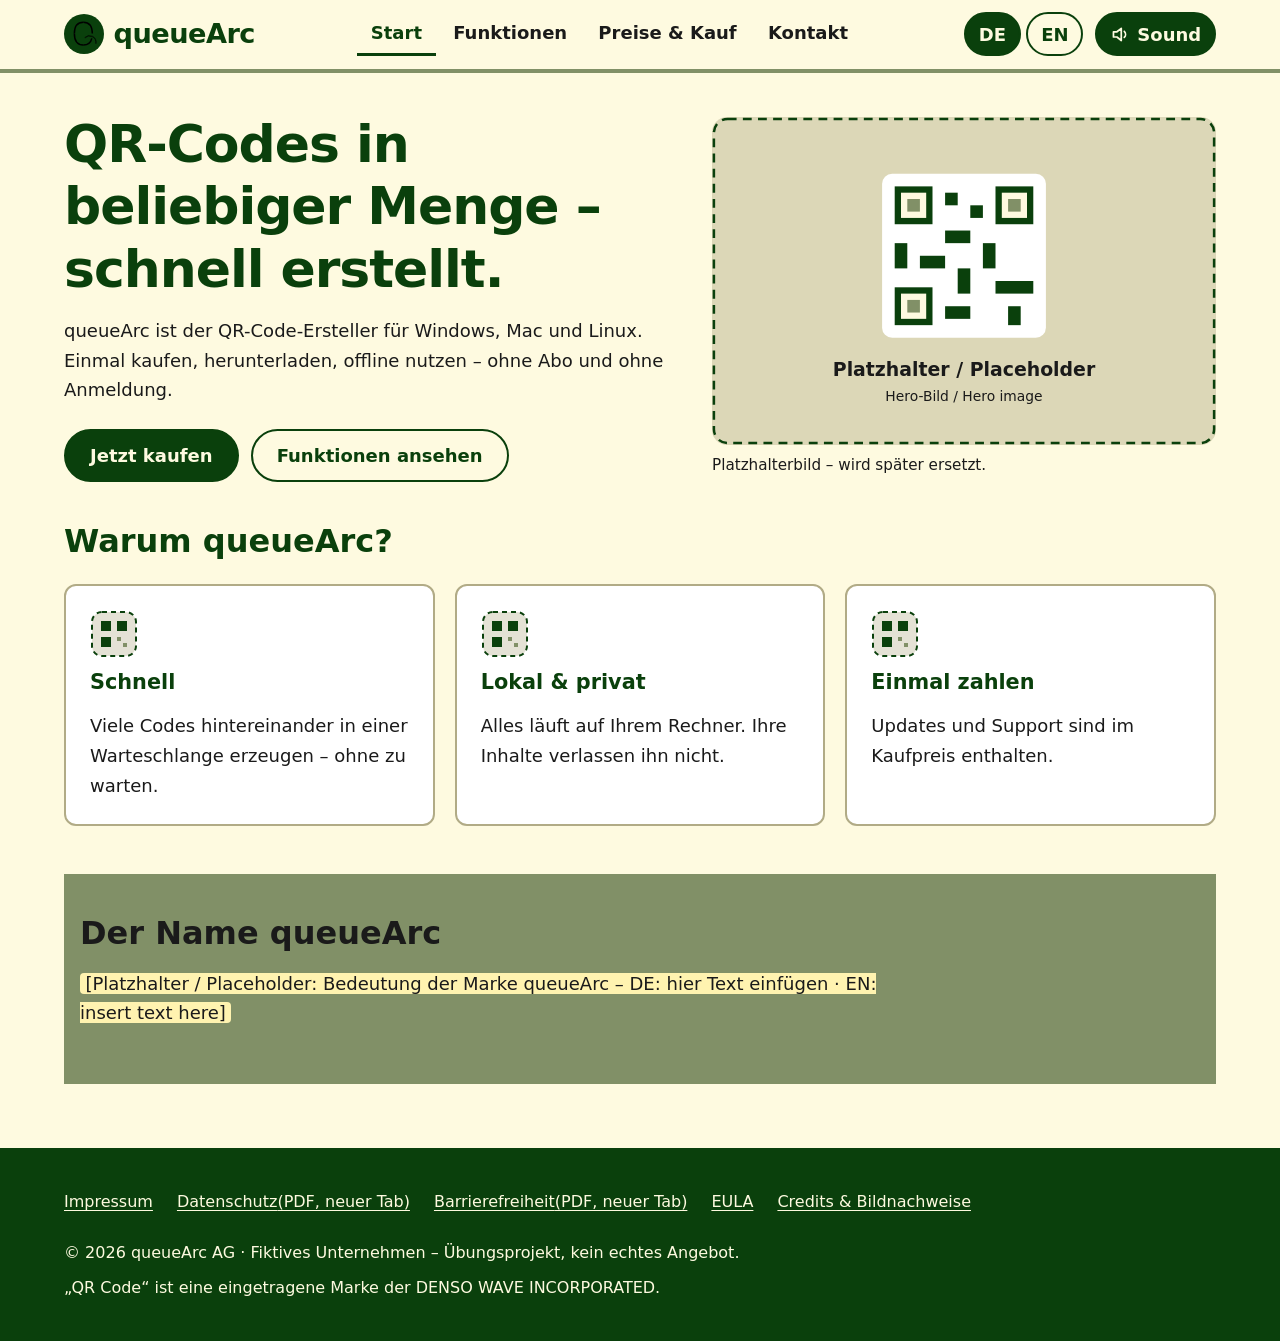
<file: index.html>
<!DOCTYPE html>
<html lang="de">
<head>
  <meta charset="utf-8">
  <meta name="viewport" content="width=device-width, initial-scale=1">
  <title data-de="Startseite – queueArc" data-en="Home – queueArc">Startseite – queueArc</title>
  <meta name="description" content="queueArc – der QR-Code-Ersteller für Windows, Mac und Linux. Einmal kaufen, offline nutzen." data-de="queueArc – der QR-Code-Ersteller für Windows, Mac und Linux. Einmal kaufen, offline nutzen." data-en="queueArc – the QR code creator for Windows, Mac and Linux. Buy once, use offline." data-attr="content">
  <link rel="icon" type="image/svg+xml" href="assets/img/favicon.svg">
  <link rel="stylesheet" href="css/style.css">
  <script src="js/main.js" defer></script>
</head>
<body>
  <a class="skip-link" href="#main"><span class="de">Zum Inhalt springen</span><span class="en">Skip to content</span></a>
  <header class="site-header">
    <div class="container header-inner">
      <a class="brand" href="index.html" data-logo data-de="queueArc – Startseite" data-en="queueArc – Home page" data-attr="aria-label" aria-label="queueArc – Startseite">
        <img src="assets/img/logo-platzhalter.svg" alt="" width="40" height="40">
        <span class="wordmark">queueArc</span>
      </a>
      <nav class="main-nav" data-de="Hauptnavigation" data-en="Main navigation" data-attr="aria-label" aria-label="Hauptnavigation">
        <ul>
        <li><a href="index.html" aria-current="page"><span class="de">Start</span><span class="en">Home</span></a></li>
        <li><a href="funktionen.html"><span class="de">Funktionen</span><span class="en">Features</span></a></li>
        <li><a href="preise.html"><span class="de">Preise &amp; Kauf</span><span class="en">Pricing &amp; Purchase</span></a></li>
        <li><a href="kontakt.html"><span class="de">Kontakt</span><span class="en">Contact</span></a></li>
        </ul>
      </nav>
      <div class="tools">
        <div class="lang-switch" role="group" data-de="Sprache wählen" data-en="Choose language" data-attr="aria-label" aria-label="Sprache wählen">
          <button type="button" data-lang="de" lang="de" aria-pressed="true" aria-label="Deutsch">DE</button>
          <button type="button" data-lang="en" lang="en" aria-pressed="false" aria-label="English">EN</button>
        </div>
        <button type="button" class="sound-toggle" id="sound-toggle" aria-pressed="true">
          <svg viewBox="0 0 24 24" aria-hidden="true" focusable="false"><path d="M4 9v6h4l5 4V5L8 9H4z"/><path class="icon-on" d="M16.5 8.5a5 5 0 0 1 0 7"/><path class="icon-off" d="M17 9l5 6M22 9l-5 6"/></svg>
          <span class="de">Sound</span><span class="en">Sound</span>
        </button>
      </div>
    </div>
  </header>

  <main id="main" tabindex="-1">
    <div class="container">
      <section class="hero" aria-labelledby="h1">
        <div>
          <h1 id="h1"><span class="de">QR-Codes in beliebiger Menge – schnell erstellt.</span><span class="en">QR codes in any quantity – created fast.</span></h1>
          <p class="de">queueArc ist der QR-Code-Ersteller für Windows, Mac und Linux. Einmal kaufen, herunterladen, offline nutzen – ohne Abo und ohne Anmeldung.</p>
<p class="en">queueArc is the QR code creator for Windows, Mac and Linux. Buy once, download, use offline – no subscription and no sign-up.</p>
          <div class="actions">
            <a class="btn" href="preise.html"><span class="de">Jetzt kaufen</span><span class="en">Buy now</span></a>
            <a class="btn btn-outline" href="funktionen.html"><span class="de">Funktionen ansehen</span><span class="en">See features</span></a>
          </div>
        </div>
        <figure>
          <img src="assets/img/hero-platzhalter.svg" width="800" height="520" alt="" data-de="Platzhalter für ein Hero-Bild: ein QR-Code auf hellem Grund" data-en="Placeholder for a hero image: a QR code on a light background" data-attr="alt">
          <figcaption><span class="de">Platzhalterbild – wird später ersetzt.</span><span class="en">Placeholder image – will be replaced later.</span></figcaption>
        </figure>
      </section>

      <section aria-labelledby="h-why">
        <h2 id="h-why"><span class="de">Warum queueArc?</span><span class="en">Why queueArc?</span></h2>
        <ul class="cards">
          <li class="card"><img src="assets/img/icon-platzhalter.svg" alt="" width="48" height="48"><h3><span class="de">Schnell</span><span class="en">Fast</span></h3><p class="de">Viele Codes hintereinander in einer Warteschlange erzeugen – ohne zu warten.</p>
<p class="en">Generate many codes one after another in a queue – without waiting.</p></li>
          <li class="card"><img src="assets/img/icon-platzhalter.svg" alt="" width="48" height="48"><h3><span class="de">Lokal &amp; privat</span><span class="en">Local &amp; private</span></h3><p class="de">Alles läuft auf Ihrem Rechner. Ihre Inhalte verlassen ihn nicht.</p>
<p class="en">Everything runs on your computer. Your content never leaves it.</p></li>
          <li class="card"><img src="assets/img/icon-platzhalter.svg" alt="" width="48" height="48"><h3><span class="de">Einmal zahlen</span><span class="en">Pay once</span></h3><p class="de">Updates und Support sind im Kaufpreis enthalten.</p>
<p class="en">Updates and support are included in the purchase price.</p></li>
        </ul>
      </section>

      <section class="band" aria-labelledby="h-brand">
        <div class="container">
          <h2 id="h-brand"><span class="de">Der Name queueArc</span><span class="en">The name queueArc</span></h2>
          <p><span class="ph">[Platzhalter / Placeholder: Bedeutung der Marke queueArc – DE: hier Text einfügen · EN: insert text here]</span></p>
        </div>
      </section>
    </div>
  </main>

  <footer class="site-footer">
    <div class="container">
      <nav data-de="Rechtliches und Service" data-en="Legal and service" data-attr="aria-label" aria-label="Rechtliches und Service">
        <ul class="footer-links">
      <li><a href="impressum.html"><span class="de">Impressum</span><span class="en">Legal notice</span></a></li>
      <li><a href="documents/datenschutz-de.pdf" target="_blank" rel="noopener" data-de="documents/datenschutz-de.pdf" data-en="documents/datenschutz-en.pdf" data-attr="href"><span class="de">Datenschutz</span><span class="en">Privacy policy</span> <span class="de">(PDF, neuer Tab)</span><span class="en">(PDF, new tab)</span></a></li>
      <li><a href="documents/barrierefreiheit-de.pdf" target="_blank" rel="noopener" data-de="documents/barrierefreiheit-de.pdf" data-en="documents/barrierefreiheit-en.pdf" data-attr="href"><span class="de">Barrierefreiheit</span><span class="en">Accessibility</span> <span class="de">(PDF, neuer Tab)</span><span class="en">(PDF, new tab)</span></a></li>
      <li><a href="eula.html"><span class="de">EULA</span><span class="en">EULA</span></a></li>
      <li><a href="credits.html"><span class="de">Credits &amp; Bildnachweise</span><span class="en">Credits &amp; image sources</span></a></li>
        </ul>
      </nav>
      <p>&copy; 2026 queueArc AG &middot; <span class="de">Fiktives Unternehmen &ndash; Übungsprojekt, kein echtes Angebot.</span><span class="en">Fictional company &ndash; practice project, not a real offer.</span></p>
      <p><span class="de">„QR Code“ ist eine eingetragene Marke der DENSO WAVE INCORPORATED.</span><span class="en">“QR Code” is a registered trademark of DENSO WAVE INCORPORATED.</span></p>
    </div>
  </footer>
</body>
</html>
</file>
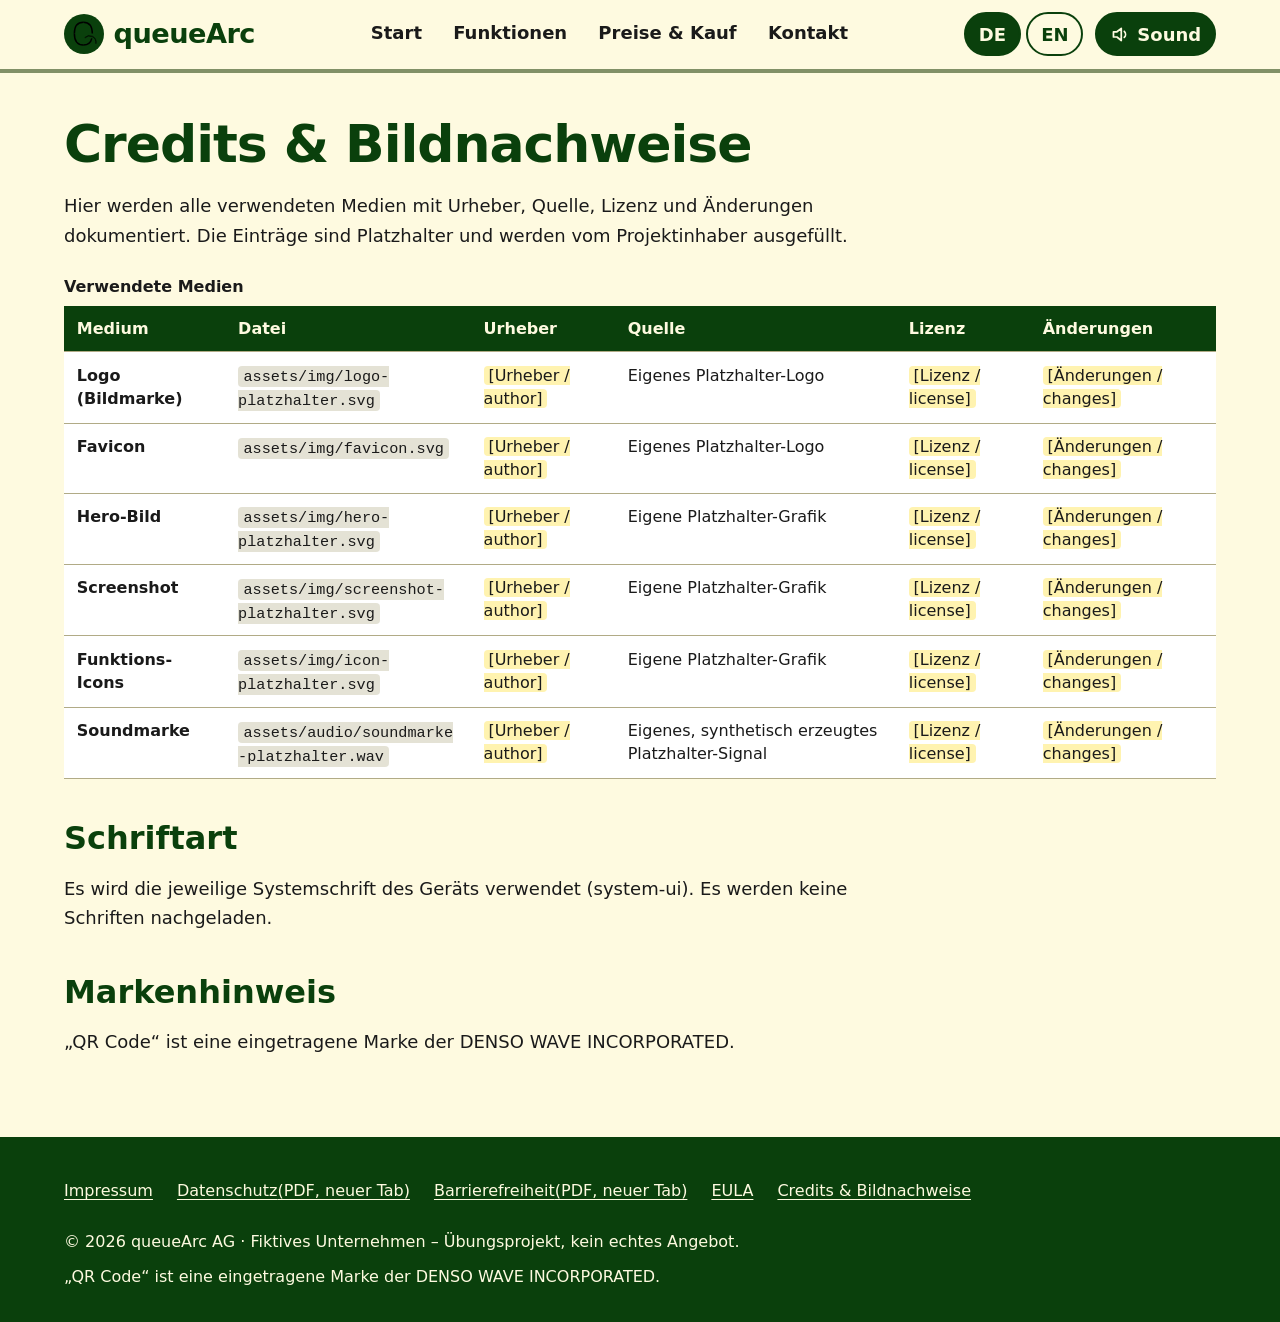
<file: credits.html>
<!DOCTYPE html>
<html lang="de">
<head>
  <meta charset="utf-8">
  <meta name="viewport" content="width=device-width, initial-scale=1">
  <title data-de="Credits & Bildnachweise – queueArc" data-en="Credits & image sources – queueArc">Credits & Bildnachweise – queueArc</title>
  <meta name="description" content="Credits und Bildnachweise der queueArc-Website (Platzhalter)." data-de="Credits und Bildnachweise der queueArc-Website (Platzhalter)." data-en="Credits and image sources of the queueArc website (placeholder)." data-attr="content">
  <link rel="icon" type="image/svg+xml" href="assets/img/favicon.svg">
  <link rel="stylesheet" href="css/style.css">
  <script src="js/main.js" defer></script>
</head>
<body>
  <a class="skip-link" href="#main"><span class="de">Zum Inhalt springen</span><span class="en">Skip to content</span></a>
  <header class="site-header">
    <div class="container header-inner">
      <a class="brand" href="index.html" data-logo data-de="queueArc – Startseite" data-en="queueArc – Home page" data-attr="aria-label" aria-label="queueArc – Startseite">
        <img src="assets/img/logo-platzhalter.svg" alt="" width="40" height="40">
        <span class="wordmark">queueArc</span>
      </a>
      <nav class="main-nav" data-de="Hauptnavigation" data-en="Main navigation" data-attr="aria-label" aria-label="Hauptnavigation">
        <ul>
        <li><a href="index.html"><span class="de">Start</span><span class="en">Home</span></a></li>
        <li><a href="funktionen.html"><span class="de">Funktionen</span><span class="en">Features</span></a></li>
        <li><a href="preise.html"><span class="de">Preise &amp; Kauf</span><span class="en">Pricing &amp; Purchase</span></a></li>
        <li><a href="kontakt.html"><span class="de">Kontakt</span><span class="en">Contact</span></a></li>
        </ul>
      </nav>
      <div class="tools">
        <div class="lang-switch" role="group" data-de="Sprache wählen" data-en="Choose language" data-attr="aria-label" aria-label="Sprache wählen">
          <button type="button" data-lang="de" lang="de" aria-pressed="true" aria-label="Deutsch">DE</button>
          <button type="button" data-lang="en" lang="en" aria-pressed="false" aria-label="English">EN</button>
        </div>
        <button type="button" class="sound-toggle" id="sound-toggle" aria-pressed="true">
          <svg viewBox="0 0 24 24" aria-hidden="true" focusable="false"><path d="M4 9v6h4l5 4V5L8 9H4z"/><path class="icon-on" d="M16.5 8.5a5 5 0 0 1 0 7"/><path class="icon-off" d="M17 9l5 6M22 9l-5 6"/></svg>
          <span class="de">Sound</span><span class="en">Sound</span>
        </button>
      </div>
    </div>
  </header>

  <main id="main" tabindex="-1">
    <div class="container">
      <h1><span class="de">Credits &amp; Bildnachweise</span><span class="en">Credits &amp; image sources</span></h1>
      <p class="de">Hier werden alle verwendeten Medien mit Urheber, Quelle, Lizenz und Änderungen dokumentiert. Die Einträge sind Platzhalter und werden vom Projektinhaber ausgefüllt.</p>
<p class="en">All media used are documented here with author, source, license and changes. The entries are placeholders to be completed by the project owner.</p>
      <div class="table-wrap">
        <table>
          <caption><span class="de">Verwendete Medien</span><span class="en">Media used</span></caption>
          <thead><tr>
            <th scope="col"><span class="de">Medium</span><span class="en">Medium</span></th><th scope="col"><span class="de">Datei</span><span class="en">File</span></th><th scope="col"><span class="de">Urheber</span><span class="en">Author</span></th><th scope="col"><span class="de">Quelle</span><span class="en">Source</span></th><th scope="col"><span class="de">Lizenz</span><span class="en">License</span></th><th scope="col"><span class="de">Änderungen</span><span class="en">Changes</span></th>
          </tr></thead>
          <tbody>
          <tr><th scope="row"><span class="de">Logo (Bildmarke)</span><span class="en">Logo (figurative mark)</span></th><td><code>assets/img/logo-platzhalter.svg</code></td><td><span class="ph">[Urheber / author]</span></td><td><span class="de">Eigenes Platzhalter-Logo</span><span class="en">Own placeholder logo</span></td><td><span class="ph">[Lizenz / license]</span></td><td><span class="ph">[Änderungen / changes]</span></td></tr>
          <tr><th scope="row"><span class="de">Favicon</span><span class="en">Favicon</span></th><td><code>assets/img/favicon.svg</code></td><td><span class="ph">[Urheber / author]</span></td><td><span class="de">Eigenes Platzhalter-Logo</span><span class="en">Own placeholder logo</span></td><td><span class="ph">[Lizenz / license]</span></td><td><span class="ph">[Änderungen / changes]</span></td></tr>
          <tr><th scope="row"><span class="de">Hero-Bild</span><span class="en">Hero image</span></th><td><code>assets/img/hero-platzhalter.svg</code></td><td><span class="ph">[Urheber / author]</span></td><td><span class="de">Eigene Platzhalter-Grafik</span><span class="en">Own placeholder graphic</span></td><td><span class="ph">[Lizenz / license]</span></td><td><span class="ph">[Änderungen / changes]</span></td></tr>
          <tr><th scope="row"><span class="de">Screenshot</span><span class="en">Screenshot</span></th><td><code>assets/img/screenshot-platzhalter.svg</code></td><td><span class="ph">[Urheber / author]</span></td><td><span class="de">Eigene Platzhalter-Grafik</span><span class="en">Own placeholder graphic</span></td><td><span class="ph">[Lizenz / license]</span></td><td><span class="ph">[Änderungen / changes]</span></td></tr>
          <tr><th scope="row"><span class="de">Funktions-Icons</span><span class="en">Feature icons</span></th><td><code>assets/img/icon-platzhalter.svg</code></td><td><span class="ph">[Urheber / author]</span></td><td><span class="de">Eigene Platzhalter-Grafik</span><span class="en">Own placeholder graphic</span></td><td><span class="ph">[Lizenz / license]</span></td><td><span class="ph">[Änderungen / changes]</span></td></tr>
          <tr><th scope="row"><span class="de">Soundmarke</span><span class="en">Sound mark</span></th><td><code>assets/audio/soundmarke-platzhalter.wav</code></td><td><span class="ph">[Urheber / author]</span></td><td><span class="de">Eigenes, synthetisch erzeugtes Platzhalter-Signal</span><span class="en">Own synthetically generated placeholder tone</span></td><td><span class="ph">[Lizenz / license]</span></td><td><span class="ph">[Änderungen / changes]</span></td></tr>
          </tbody>
        </table>
      </div>
      <h2><span class="de">Schriftart</span><span class="en">Typeface</span></h2>
      <p class="de">Es wird die jeweilige Systemschrift des Geräts verwendet (system-ui). Es werden keine Schriften nachgeladen.</p>
<p class="en">The respective system font of the device is used (system-ui). No fonts are loaded from external sources.</p>
      <h2><span class="de">Markenhinweis</span><span class="en">Trademark notice</span></h2>
      <p class="de">„QR Code“ ist eine eingetragene Marke der DENSO WAVE INCORPORATED.</p>
<p class="en">“QR Code” is a registered trademark of DENSO WAVE INCORPORATED.</p>
    </div>
  </main>

  <footer class="site-footer">
    <div class="container">
      <nav data-de="Rechtliches und Service" data-en="Legal and service" data-attr="aria-label" aria-label="Rechtliches und Service">
        <ul class="footer-links">
      <li><a href="impressum.html"><span class="de">Impressum</span><span class="en">Legal notice</span></a></li>
      <li><a href="documents/datenschutz-de.pdf" target="_blank" rel="noopener" data-de="documents/datenschutz-de.pdf" data-en="documents/datenschutz-en.pdf" data-attr="href"><span class="de">Datenschutz</span><span class="en">Privacy policy</span> <span class="de">(PDF, neuer Tab)</span><span class="en">(PDF, new tab)</span></a></li>
      <li><a href="documents/barrierefreiheit-de.pdf" target="_blank" rel="noopener" data-de="documents/barrierefreiheit-de.pdf" data-en="documents/barrierefreiheit-en.pdf" data-attr="href"><span class="de">Barrierefreiheit</span><span class="en">Accessibility</span> <span class="de">(PDF, neuer Tab)</span><span class="en">(PDF, new tab)</span></a></li>
      <li><a href="eula.html"><span class="de">EULA</span><span class="en">EULA</span></a></li>
      <li><a href="credits.html" aria-current="page"><span class="de">Credits &amp; Bildnachweise</span><span class="en">Credits &amp; image sources</span></a></li>
        </ul>
      </nav>
      <p>&copy; 2026 queueArc AG &middot; <span class="de">Fiktives Unternehmen &ndash; Übungsprojekt, kein echtes Angebot.</span><span class="en">Fictional company &ndash; practice project, not a real offer.</span></p>
      <p><span class="de">„QR Code“ ist eine eingetragene Marke der DENSO WAVE INCORPORATED.</span><span class="en">“QR Code” is a registered trademark of DENSO WAVE INCORPORATED.</span></p>
    </div>
  </footer>
</body>
</html>
</file>
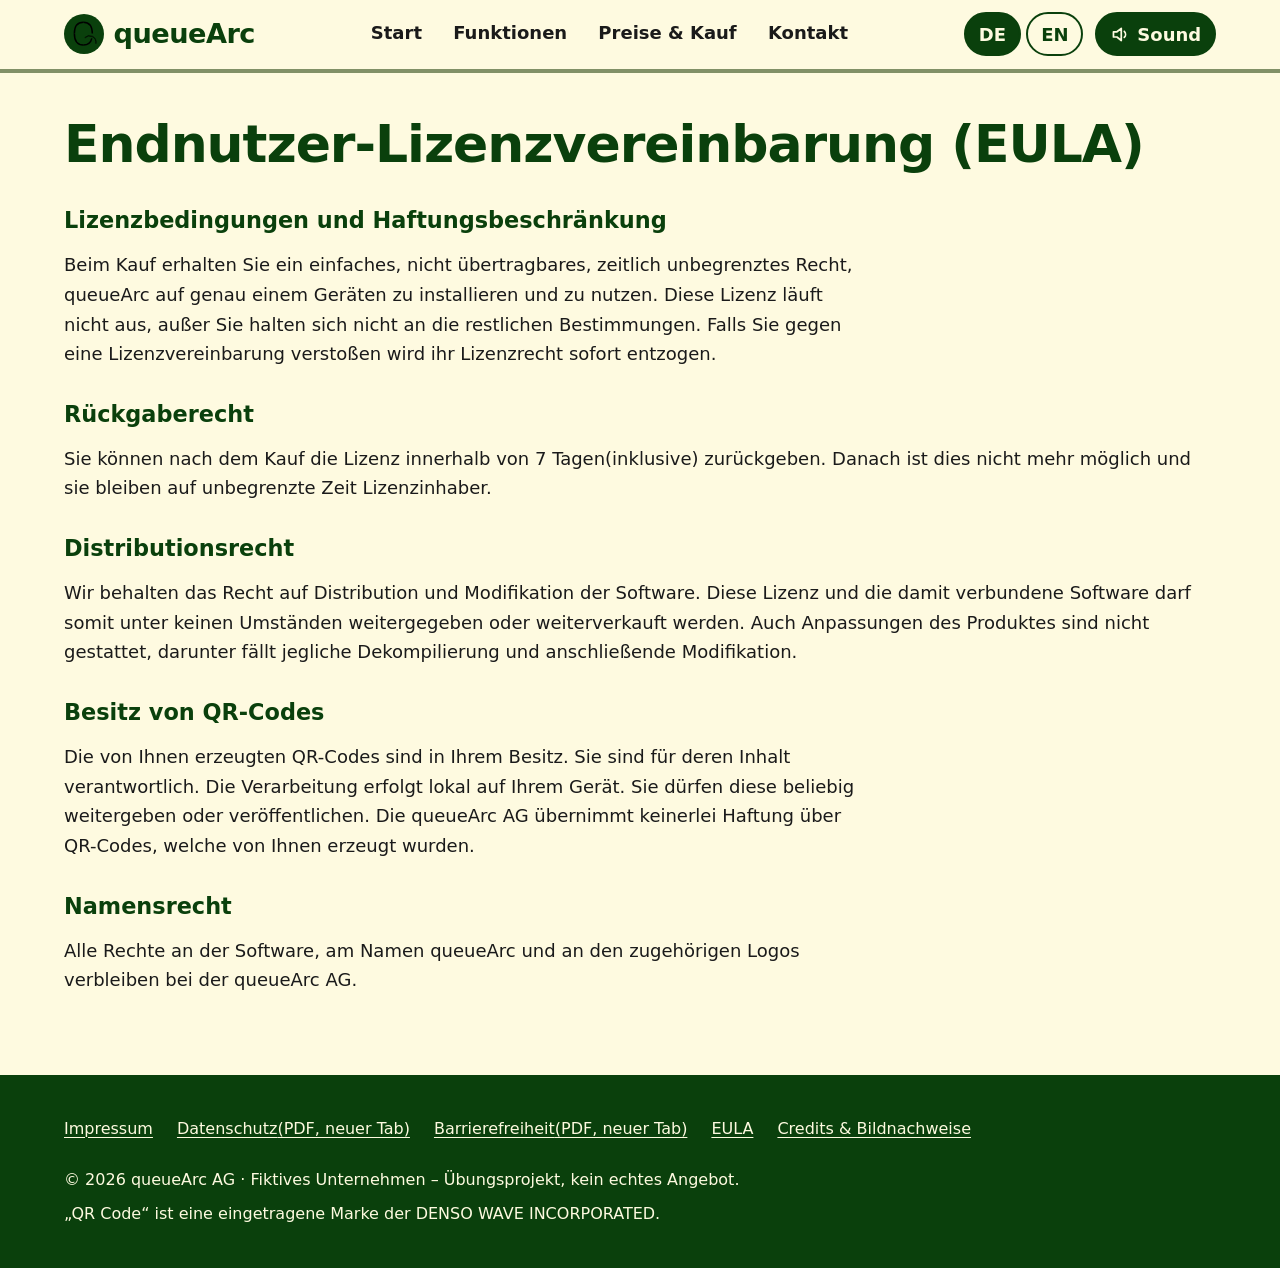
<file: eula.html>
<!DOCTYPE html>
<html lang="de">
<head>
  <meta charset="utf-8">
  <meta name="viewport" content="width=device-width, initial-scale=1">
  <title data-de="EULA – queueArc" data-en="EULA – queueArc">EULA – queueArc</title>
  <meta name="description" content="Endnutzer-Lizenzvereinbarung (EULA) für die Software queueArc (Mustertext)." data-de="Endnutzer-Lizenzvereinbarung (EULA) für die Software queueArc (Mustertext)." data-en="End-user license agreement (EULA) for the queueArc software (sample text)." data-attr="content">
  <link rel="icon" type="image/svg+xml" href="assets/img/favicon.svg">
  <link rel="stylesheet" href="css/style.css">
  <script src="js/main.js" defer></script>
</head>
<body>
  <a class="skip-link" href="#main"><span class="de">Zum Inhalt springen</span><span class="en">Skip to content</span></a>
  <header class="site-header">
    <div class="container header-inner">
      <a class="brand" href="index.html" data-logo data-de="queueArc – Startseite" data-en="queueArc – Home page" data-attr="aria-label" aria-label="queueArc – Startseite">
        <img src="assets/img/logo-platzhalter.svg" alt="" width="40" height="40">
        <span class="wordmark">queueArc</span>
      </a>
      <nav class="main-nav" data-de="Hauptnavigation" data-en="Main navigation" data-attr="aria-label" aria-label="Hauptnavigation">
        <ul>
        <li><a href="index.html"><span class="de">Start</span><span class="en">Home</span></a></li>
        <li><a href="funktionen.html"><span class="de">Funktionen</span><span class="en">Features</span></a></li>
        <li><a href="preise.html"><span class="de">Preise &amp; Kauf</span><span class="en">Pricing &amp; Purchase</span></a></li>
        <li><a href="kontakt.html"><span class="de">Kontakt</span><span class="en">Contact</span></a></li>
        </ul>
      </nav>
      <div class="tools">
        <div class="lang-switch" role="group" data-de="Sprache wählen" data-en="Choose language" data-attr="aria-label" aria-label="Sprache wählen">
          <button type="button" data-lang="de" lang="de" aria-pressed="true" aria-label="Deutsch">DE</button>
          <button type="button" data-lang="en" lang="en" aria-pressed="false" aria-label="English">EN</button>
        </div>
        <button type="button" class="sound-toggle" id="sound-toggle" aria-pressed="true">
          <svg viewBox="0 0 24 24" aria-hidden="true" focusable="false"><path d="M4 9v6h4l5 4V5L8 9H4z"/><path class="icon-on" d="M16.5 8.5a5 5 0 0 1 0 7"/><path class="icon-off" d="M17 9l5 6M22 9l-5 6"/></svg>
          <span class="de">Sound</span><span class="en">Sound</span>
        </button>
      </div>
    </div>
  </header>

  <main id="main" tabindex="-1">
    <div class="container">
      <div class="legal">
      <h1><span class="de">Endnutzer-Lizenzvereinbarung (EULA)</span><span class="en">End-user license agreement (EULA)</span></h1>
      <h2>Lizenzbedingungen und Haftungsbeschränkung</h2>
      <p> Beim Kauf erhalten Sie ein einfaches, nicht übertragbares, zeitlich unbegrenztes Recht, queueArc auf genau einem Geräten zu installieren und zu nutzen. Diese Lizenz läuft nicht aus, außer Sie halten sich nicht an die restlichen Bestimmungen. Falls Sie gegen eine Lizenzvereinbarung verstoßen wird ihr Lizenzrecht sofort entzogen.</p>
      <p>
      <h2>Rückgaberecht</h2>
Sie können nach dem Kauf die Lizenz innerhalb von 7 Tagen(inklusive) zurückgeben. Danach ist dies nicht mehr möglich und sie bleiben auf unbegrenzte Zeit Lizenzinhaber.
</p>  
<p>
<h2>Distributionsrecht</h2>
Wir behalten das Recht auf Distribution und Modifikation der Software. Diese Lizenz und die damit verbundene Software darf somit unter keinen Umständen weitergegeben oder weiterverkauft werden. Auch Anpassungen des Produktes sind nicht gestattet, darunter fällt jegliche Dekompilierung und anschließende Modifikation.
</p>
<h2>Besitz von QR-Codes</h2>
<p>
Die von Ihnen erzeugten QR-Codes sind in Ihrem Besitz. Sie sind für deren Inhalt verantwortlich. Die Verarbeitung erfolgt lokal auf Ihrem Gerät. Sie dürfen diese beliebig weitergeben oder veröffentlichen. Die queueArc AG übernimmt keinerlei Haftung über QR-Codes, welche von Ihnen erzeugt wurden.
</p>
<h2>Namensrecht</h2>
<p>
Alle Rechte an der Software, am Namen queueArc und an den zugehörigen Logos verbleiben bei der queueArc AG.</p>
      </div>
    </div>
  </main>

  <footer class="site-footer">
    <div class="container">
      <nav data-de="Rechtliches und Service" data-en="Legal and service" data-attr="aria-label" aria-label="Rechtliches und Service">
        <ul class="footer-links">
      <li><a href="impressum.html"><span class="de">Impressum</span><span class="en">Legal notice</span></a></li>
      <li><a href="documents/datenschutz-de.pdf" target="_blank" rel="noopener" data-de="documents/datenschutz-de.pdf" data-en="documents/datenschutz-en.pdf" data-attr="href"><span class="de">Datenschutz</span><span class="en">Privacy policy</span> <span class="de">(PDF, neuer Tab)</span><span class="en">(PDF, new tab)</span></a></li>
      <li><a href="documents/barrierefreiheit-de.pdf" target="_blank" rel="noopener" data-de="documents/barrierefreiheit-de.pdf" data-en="documents/barrierefreiheit-en.pdf" data-attr="href"><span class="de">Barrierefreiheit</span><span class="en">Accessibility</span> <span class="de">(PDF, neuer Tab)</span><span class="en">(PDF, new tab)</span></a></li>
      <li><a href="eula.html" aria-current="page"><span class="de">EULA</span><span class="en">EULA</span></a></li>
      <li><a href="credits.html"><span class="de">Credits &amp; Bildnachweise</span><span class="en">Credits &amp; image sources</span></a></li>
        </ul>
      </nav>
      <p>&copy; 2026 queueArc AG &middot; <span class="de">Fiktives Unternehmen &ndash; Übungsprojekt, kein echtes Angebot.</span><span class="en">Fictional company &ndash; practice project, not a real offer.</span></p>
      <p><span class="de">„QR Code“ ist eine eingetragene Marke der DENSO WAVE INCORPORATED.</span><span class="en">“QR Code” is a registered trademark of DENSO WAVE INCORPORATED.</span></p>
    </div>
  </footer>
</body>
</html>
</file>
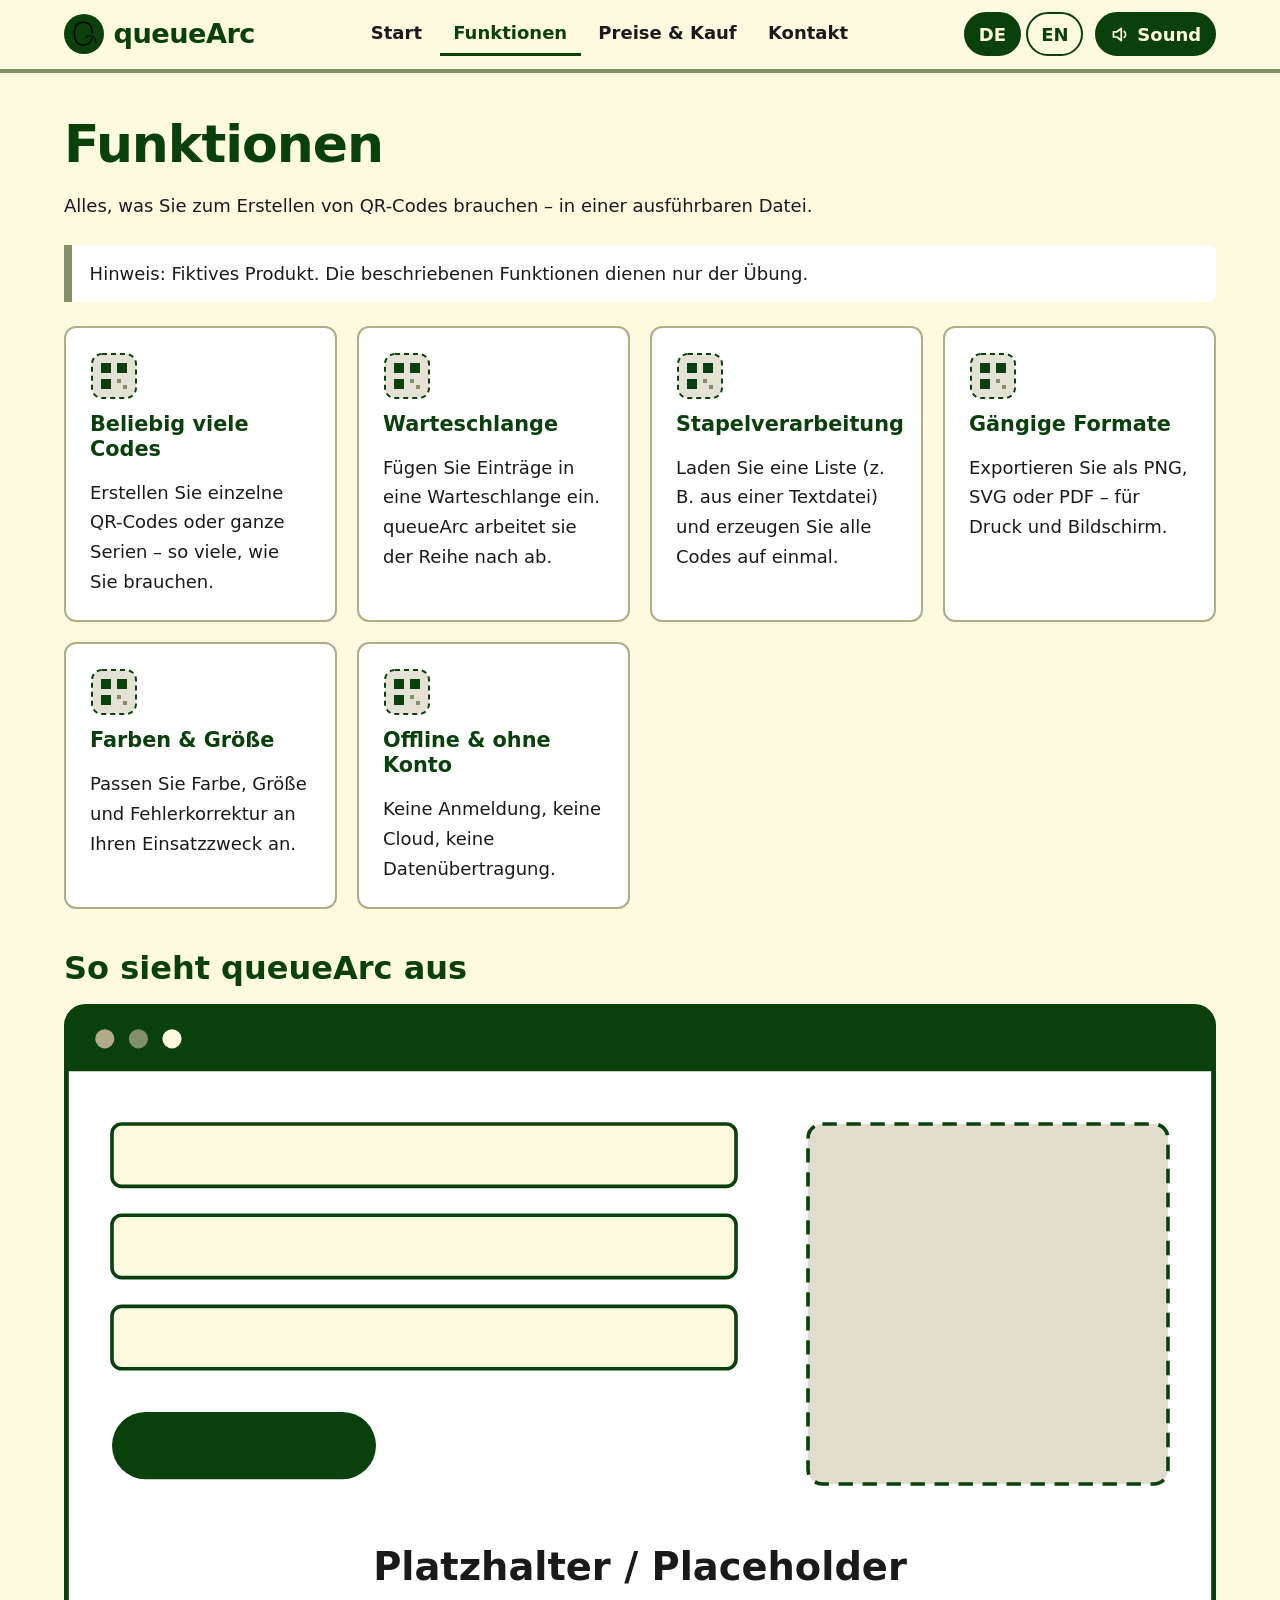
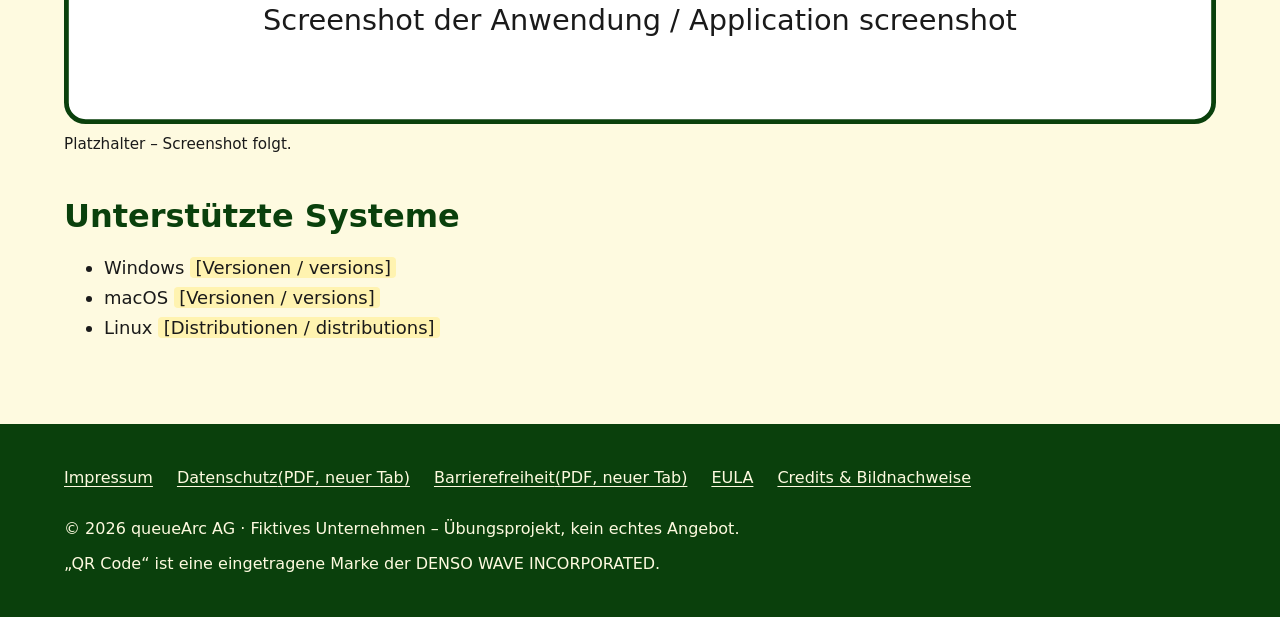
<file: funktionen.html>
<!DOCTYPE html>
<html lang="de">
<head>
  <meta charset="utf-8">
  <meta name="viewport" content="width=device-width, initial-scale=1">
  <title data-de="Funktionen – queueArc" data-en="Features – queueArc">Funktionen – queueArc</title>
  <meta name="description" content="Funktionen von queueArc: beliebig viele QR-Codes, Warteschlange, Stapelverarbeitung, Export und mehr." data-de="Funktionen von queueArc: beliebig viele QR-Codes, Warteschlange, Stapelverarbeitung, Export und mehr." data-en="queueArc features: any number of QR codes, queue, batch processing, export and more." data-attr="content">
  <link rel="icon" type="image/svg+xml" href="assets/img/favicon.svg">
  <link rel="stylesheet" href="css/style.css">
  <script src="js/main.js" defer></script>
</head>
<body>
  <a class="skip-link" href="#main"><span class="de">Zum Inhalt springen</span><span class="en">Skip to content</span></a>
  <header class="site-header">
    <div class="container header-inner">
      <a class="brand" href="index.html" data-logo data-de="queueArc – Startseite" data-en="queueArc – Home page" data-attr="aria-label" aria-label="queueArc – Startseite">
        <img src="assets/img/logo-platzhalter.svg" alt="" width="40" height="40">
        <span class="wordmark">queueArc</span>
      </a>
      <nav class="main-nav" data-de="Hauptnavigation" data-en="Main navigation" data-attr="aria-label" aria-label="Hauptnavigation">
        <ul>
        <li><a href="index.html"><span class="de">Start</span><span class="en">Home</span></a></li>
        <li><a href="funktionen.html" aria-current="page"><span class="de">Funktionen</span><span class="en">Features</span></a></li>
        <li><a href="preise.html"><span class="de">Preise &amp; Kauf</span><span class="en">Pricing &amp; Purchase</span></a></li>
        <li><a href="kontakt.html"><span class="de">Kontakt</span><span class="en">Contact</span></a></li>
        </ul>
      </nav>
      <div class="tools">
        <div class="lang-switch" role="group" data-de="Sprache wählen" data-en="Choose language" data-attr="aria-label" aria-label="Sprache wählen">
          <button type="button" data-lang="de" lang="de" aria-pressed="true" aria-label="Deutsch">DE</button>
          <button type="button" data-lang="en" lang="en" aria-pressed="false" aria-label="English">EN</button>
        </div>
        <button type="button" class="sound-toggle" id="sound-toggle" aria-pressed="true">
          <svg viewBox="0 0 24 24" aria-hidden="true" focusable="false"><path d="M4 9v6h4l5 4V5L8 9H4z"/><path class="icon-on" d="M16.5 8.5a5 5 0 0 1 0 7"/><path class="icon-off" d="M17 9l5 6M22 9l-5 6"/></svg>
          <span class="de">Sound</span><span class="en">Sound</span>
        </button>
      </div>
    </div>
  </header>

  <main id="main" tabindex="-1">
    <div class="container">
      <h1><span class="de">Funktionen</span><span class="en">Features</span></h1>
      <p class="de">Alles, was Sie zum Erstellen von QR-Codes brauchen – in einer ausführbaren Datei.</p>
<p class="en">Everything you need to create QR codes – in a single executable file.</p>
      <div class="notice"><p class="de">Hinweis: Fiktives Produkt. Die beschriebenen Funktionen dienen nur der Übung.</p>
<p class="en">Note: fictional product. The described features are for practice only.</p></div>
      <ul class="cards">
          <li class="card"><img src="assets/img/icon-platzhalter.svg" alt="" width="48" height="48"><h3><span class="de">Beliebig viele Codes</span><span class="en">Any number of codes</span></h3><p class="de">Erstellen Sie einzelne QR-Codes oder ganze Serien – so viele, wie Sie brauchen.</p>
<p class="en">Create single QR codes or whole series – as many as you need.</p></li>
          <li class="card"><img src="assets/img/icon-platzhalter.svg" alt="" width="48" height="48"><h3><span class="de">Warteschlange</span><span class="en">Queue</span></h3><p class="de">Fügen Sie Einträge in eine Warteschlange ein. queueArc arbeitet sie der Reihe nach ab.</p>
<p class="en">Add entries to a queue. queueArc works through them one by one.</p></li>
          <li class="card"><img src="assets/img/icon-platzhalter.svg" alt="" width="48" height="48"><h3><span class="de">Stapelverarbeitung</span><span class="en">Batch processing</span></h3><p class="de">Laden Sie eine Liste (z. B. aus einer Textdatei) und erzeugen Sie alle Codes auf einmal.</p>
<p class="en">Load a list (e.g. from a text file) and generate all codes at once.</p></li>
          <li class="card"><img src="assets/img/icon-platzhalter.svg" alt="" width="48" height="48"><h3><span class="de">Gängige Formate</span><span class="en">Common formats</span></h3><p class="de">Exportieren Sie als PNG, SVG oder PDF – für Druck und Bildschirm.</p>
<p class="en">Export as PNG, SVG or PDF – for print and screen.</p></li>
          <li class="card"><img src="assets/img/icon-platzhalter.svg" alt="" width="48" height="48"><h3><span class="de">Farben &amp; Größe</span><span class="en">Colors &amp; size</span></h3><p class="de">Passen Sie Farbe, Größe und Fehlerkorrektur an Ihren Einsatzzweck an.</p>
<p class="en">Adjust color, size and error correction to your purpose.</p></li>
          <li class="card"><img src="assets/img/icon-platzhalter.svg" alt="" width="48" height="48"><h3><span class="de">Offline &amp; ohne Konto</span><span class="en">Offline &amp; no account</span></h3><p class="de">Keine Anmeldung, keine Cloud, keine Datenübertragung.</p>
<p class="en">No login, no cloud, no data transfer.</p></li>
      </ul>
      <section aria-labelledby="h-shot">
        <h2 id="h-shot"><span class="de">So sieht queueArc aus</span><span class="en">What queueArc looks like</span></h2>
        <figure>
          <img src="assets/img/screenshot-platzhalter.svg" width="960" height="600" alt="" data-de="Platzhalter für einen Screenshot der Anwendung" data-en="Placeholder for an application screenshot" data-attr="alt">
          <figcaption><span class="de">Platzhalter – Screenshot folgt.</span><span class="en">Placeholder – screenshot to follow.</span></figcaption>
        </figure>
      </section>
      <section aria-labelledby="h-sys">
        <h2 id="h-sys"><span class="de">Unterstützte Systeme</span><span class="en">Supported systems</span></h2>
        <ul>
          <li>Windows <span class="ph">[Versionen / versions]</span></li>
          <li>macOS <span class="ph">[Versionen / versions]</span></li>
          <li>Linux <span class="ph">[Distributionen / distributions]</span></li>
        </ul>
      </section>
    </div>
  </main>

  <footer class="site-footer">
    <div class="container">
      <nav data-de="Rechtliches und Service" data-en="Legal and service" data-attr="aria-label" aria-label="Rechtliches und Service">
        <ul class="footer-links">
      <li><a href="impressum.html"><span class="de">Impressum</span><span class="en">Legal notice</span></a></li>
      <li><a href="documents/datenschutz-de.pdf" target="_blank" rel="noopener" data-de="documents/datenschutz-de.pdf" data-en="documents/datenschutz-en.pdf" data-attr="href"><span class="de">Datenschutz</span><span class="en">Privacy policy</span> <span class="de">(PDF, neuer Tab)</span><span class="en">(PDF, new tab)</span></a></li>
      <li><a href="documents/barrierefreiheit-de.pdf" target="_blank" rel="noopener" data-de="documents/barrierefreiheit-de.pdf" data-en="documents/barrierefreiheit-en.pdf" data-attr="href"><span class="de">Barrierefreiheit</span><span class="en">Accessibility</span> <span class="de">(PDF, neuer Tab)</span><span class="en">(PDF, new tab)</span></a></li>
      <li><a href="eula.html"><span class="de">EULA</span><span class="en">EULA</span></a></li>
      <li><a href="credits.html"><span class="de">Credits &amp; Bildnachweise</span><span class="en">Credits &amp; image sources</span></a></li>
        </ul>
      </nav>
      <p>&copy; 2026 queueArc AG &middot; <span class="de">Fiktives Unternehmen &ndash; Übungsprojekt, kein echtes Angebot.</span><span class="en">Fictional company &ndash; practice project, not a real offer.</span></p>
      <p><span class="de">„QR Code“ ist eine eingetragene Marke der DENSO WAVE INCORPORATED.</span><span class="en">“QR Code” is a registered trademark of DENSO WAVE INCORPORATED.</span></p>
    </div>
  </footer>
</body>
</html>
</file>
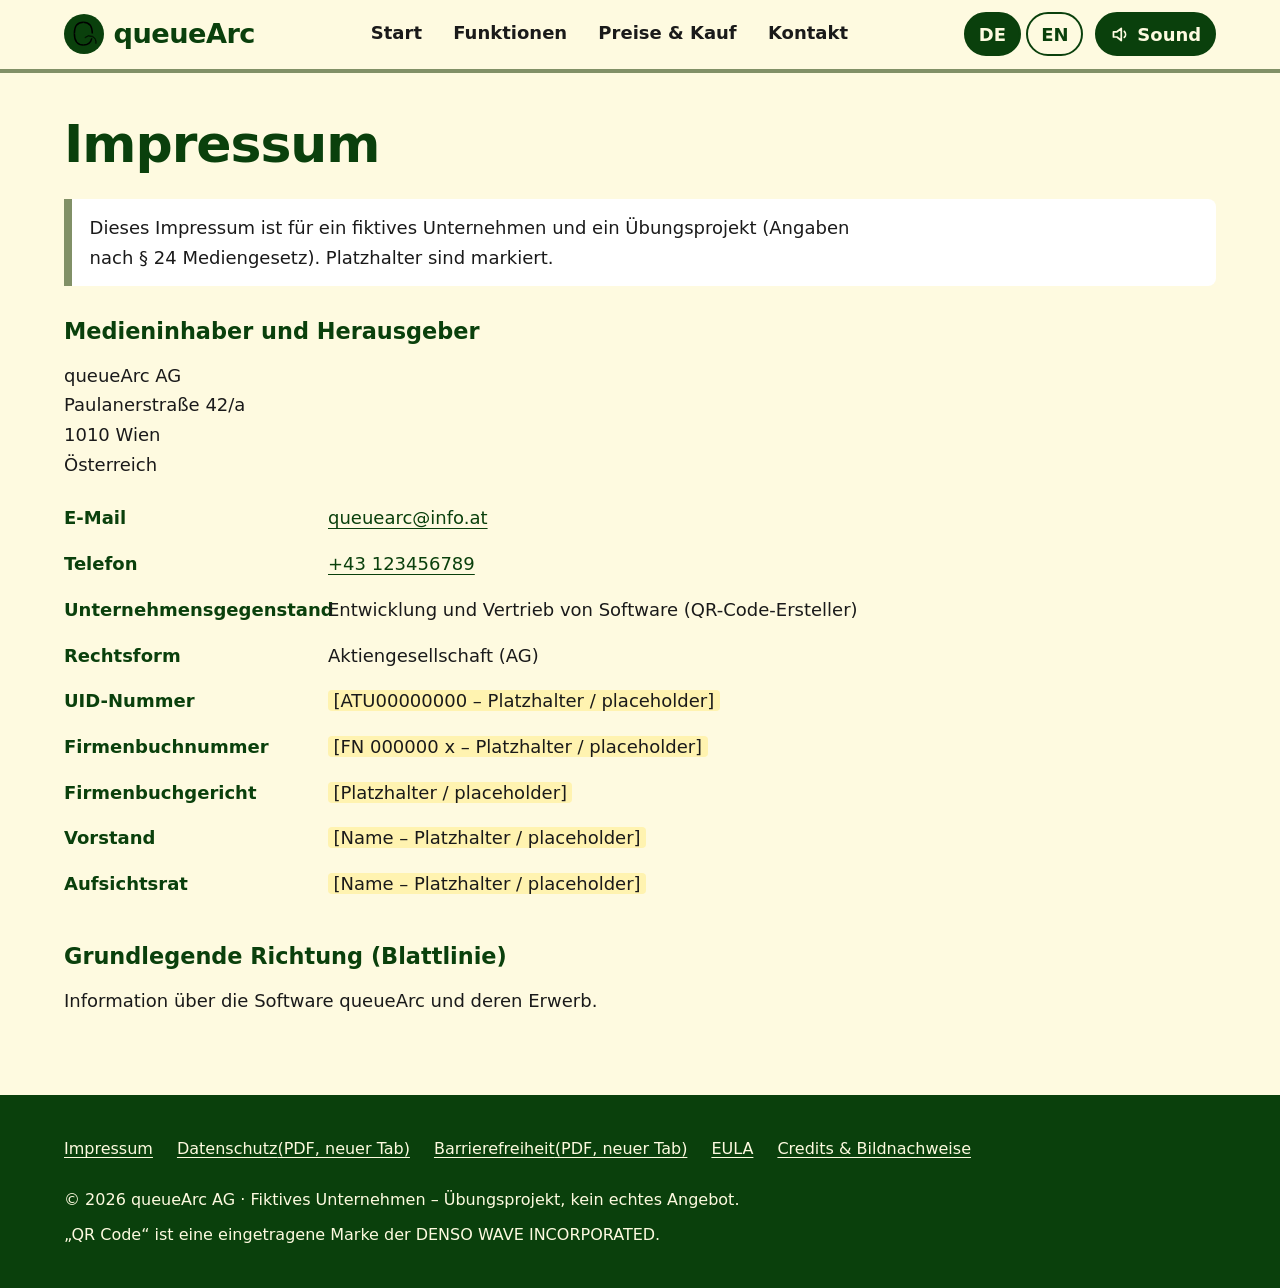
<file: impressum.html>
<!DOCTYPE html>
<html lang="de">
<head>
  <meta charset="utf-8">
  <meta name="viewport" content="width=device-width, initial-scale=1">
  <title data-de="Impressum – queueArc" data-en="Legal notice – queueArc">Impressum – queueArc</title>
  <meta name="description" content="Impressum der queueArc AG nach § 24 Mediengesetz (fiktives Unternehmen)." data-de="Impressum der queueArc AG nach § 24 Mediengesetz (fiktives Unternehmen)." data-en="Legal notice of queueArc AG according to § 24 Austrian Media Act (fictional company)." data-attr="content">
  <link rel="icon" type="image/svg+xml" href="assets/img/favicon.svg">
  <link rel="stylesheet" href="css/style.css">
  <script src="js/main.js" defer></script>
</head>
<body>
  <a class="skip-link" href="#main"><span class="de">Zum Inhalt springen</span><span class="en">Skip to content</span></a>
  <header class="site-header">
    <div class="container header-inner">
      <a class="brand" href="index.html" data-logo data-de="queueArc – Startseite" data-en="queueArc – Home page" data-attr="aria-label" aria-label="queueArc – Startseite">
        <img src="assets/img/logo-platzhalter.svg" alt="" width="40" height="40">
        <span class="wordmark">queueArc</span>
      </a>
      <nav class="main-nav" data-de="Hauptnavigation" data-en="Main navigation" data-attr="aria-label" aria-label="Hauptnavigation">
        <ul>
        <li><a href="index.html"><span class="de">Start</span><span class="en">Home</span></a></li>
        <li><a href="funktionen.html"><span class="de">Funktionen</span><span class="en">Features</span></a></li>
        <li><a href="preise.html"><span class="de">Preise &amp; Kauf</span><span class="en">Pricing &amp; Purchase</span></a></li>
        <li><a href="kontakt.html"><span class="de">Kontakt</span><span class="en">Contact</span></a></li>
        </ul>
      </nav>
      <div class="tools">
        <div class="lang-switch" role="group" data-de="Sprache wählen" data-en="Choose language" data-attr="aria-label" aria-label="Sprache wählen">
          <button type="button" data-lang="de" lang="de" aria-pressed="true" aria-label="Deutsch">DE</button>
          <button type="button" data-lang="en" lang="en" aria-pressed="false" aria-label="English">EN</button>
        </div>
        <button type="button" class="sound-toggle" id="sound-toggle" aria-pressed="true">
          <svg viewBox="0 0 24 24" aria-hidden="true" focusable="false"><path d="M4 9v6h4l5 4V5L8 9H4z"/><path class="icon-on" d="M16.5 8.5a5 5 0 0 1 0 7"/><path class="icon-off" d="M17 9l5 6M22 9l-5 6"/></svg>
          <span class="de">Sound</span><span class="en">Sound</span>
        </button>
      </div>
    </div>
  </header>

  <main id="main" tabindex="-1">
    <div class="container">
      <div class="legal">
      <h1><span class="de">Impressum</span><span class="en">Legal notice</span></h1>
      <div class="notice"><p class="de">Dieses Impressum ist für ein fiktives Unternehmen und ein Übungsprojekt (Angaben nach § 24 Mediengesetz). Platzhalter sind markiert.</p>
<p class="en">This legal notice is for a fictional company and a practice project (information according to § 24 Austrian Media Act). Placeholders are highlighted.</p></div>
      <h2><span class="de">Medieninhaber und Herausgeber</span><span class="en">Media owner and publisher</span></h2>
      <p>queueArc AG<br>Paulanerstraße 42/a<br>1010 Wien<br><span class="de">Österreich</span><span class="en">Austria</span></p>
      <dl class="facts">
        <dt><span class="de">E-Mail</span><span class="en">Email</span></dt><dd><a href="mailto:queuearc@info.at">queuearc@info.at</a></dd>
        <dt><span class="de">Telefon</span><span class="en">Phone</span></dt><dd><a href="tel:+43123456789">+43 123456789</a></dd>
        <dt><span class="de">Unternehmensgegenstand</span><span class="en">Business purpose</span></dt><dd><span class="de">Entwicklung und Vertrieb von Software (QR-Code-Ersteller)</span><span class="en">Development and sale of software (QR code creator)</span></dd>
        <dt><span class="de">Rechtsform</span><span class="en">Legal form</span></dt><dd><span class="de">Aktiengesellschaft (AG)</span><span class="en">Public limited company (AG)</span></dd>
        <dt><span class="de">UID-Nummer</span><span class="en">VAT ID</span></dt><dd><span class="ph">[ATU00000000 – Platzhalter / placeholder]</span></dd>
        <dt><span class="de">Firmenbuchnummer</span><span class="en">Commercial register no.</span></dt><dd><span class="ph">[FN 000000 x – Platzhalter / placeholder]</span></dd>
        <dt><span class="de">Firmenbuchgericht</span><span class="en">Commercial register court</span></dt><dd><span class="ph">[Platzhalter / placeholder]</span></dd>
        <dt><span class="de">Vorstand</span><span class="en">Management board</span></dt><dd><span class="ph">[Name – Platzhalter / placeholder]</span></dd>
        <dt><span class="de">Aufsichtsrat</span><span class="en">Supervisory board</span></dt><dd><span class="ph">[Name – Platzhalter / placeholder]</span></dd>
      </dl>
      <h2><span class="de">Grundlegende Richtung (Blattlinie)</span><span class="en">Basic orientation</span></h2>
      <p class="de">Information über die Software queueArc und deren Erwerb.</p>
<p class="en">Information about the queueArc software and how to purchase it.</p>
      </div>
    </div>
  </main>

  <footer class="site-footer">
    <div class="container">
      <nav data-de="Rechtliches und Service" data-en="Legal and service" data-attr="aria-label" aria-label="Rechtliches und Service">
        <ul class="footer-links">
      <li><a href="impressum.html" aria-current="page"><span class="de">Impressum</span><span class="en">Legal notice</span></a></li>
      <li><a href="documents/datenschutz-de.pdf" target="_blank" rel="noopener" data-de="documents/datenschutz-de.pdf" data-en="documents/datenschutz-en.pdf" data-attr="href"><span class="de">Datenschutz</span><span class="en">Privacy policy</span> <span class="de">(PDF, neuer Tab)</span><span class="en">(PDF, new tab)</span></a></li>
      <li><a href="documents/barrierefreiheit-de.pdf" target="_blank" rel="noopener" data-de="documents/barrierefreiheit-de.pdf" data-en="documents/barrierefreiheit-en.pdf" data-attr="href"><span class="de">Barrierefreiheit</span><span class="en">Accessibility</span> <span class="de">(PDF, neuer Tab)</span><span class="en">(PDF, new tab)</span></a></li>
      <li><a href="eula.html"><span class="de">EULA</span><span class="en">EULA</span></a></li>
      <li><a href="credits.html"><span class="de">Credits &amp; Bildnachweise</span><span class="en">Credits &amp; image sources</span></a></li>
        </ul>
      </nav>
      <p>&copy; 2026 queueArc AG &middot; <span class="de">Fiktives Unternehmen &ndash; Übungsprojekt, kein echtes Angebot.</span><span class="en">Fictional company &ndash; practice project, not a real offer.</span></p>
      <p><span class="de">„QR Code“ ist eine eingetragene Marke der DENSO WAVE INCORPORATED.</span><span class="en">“QR Code” is a registered trademark of DENSO WAVE INCORPORATED.</span></p>
    </div>
  </footer>
</body>
</html>
</file>
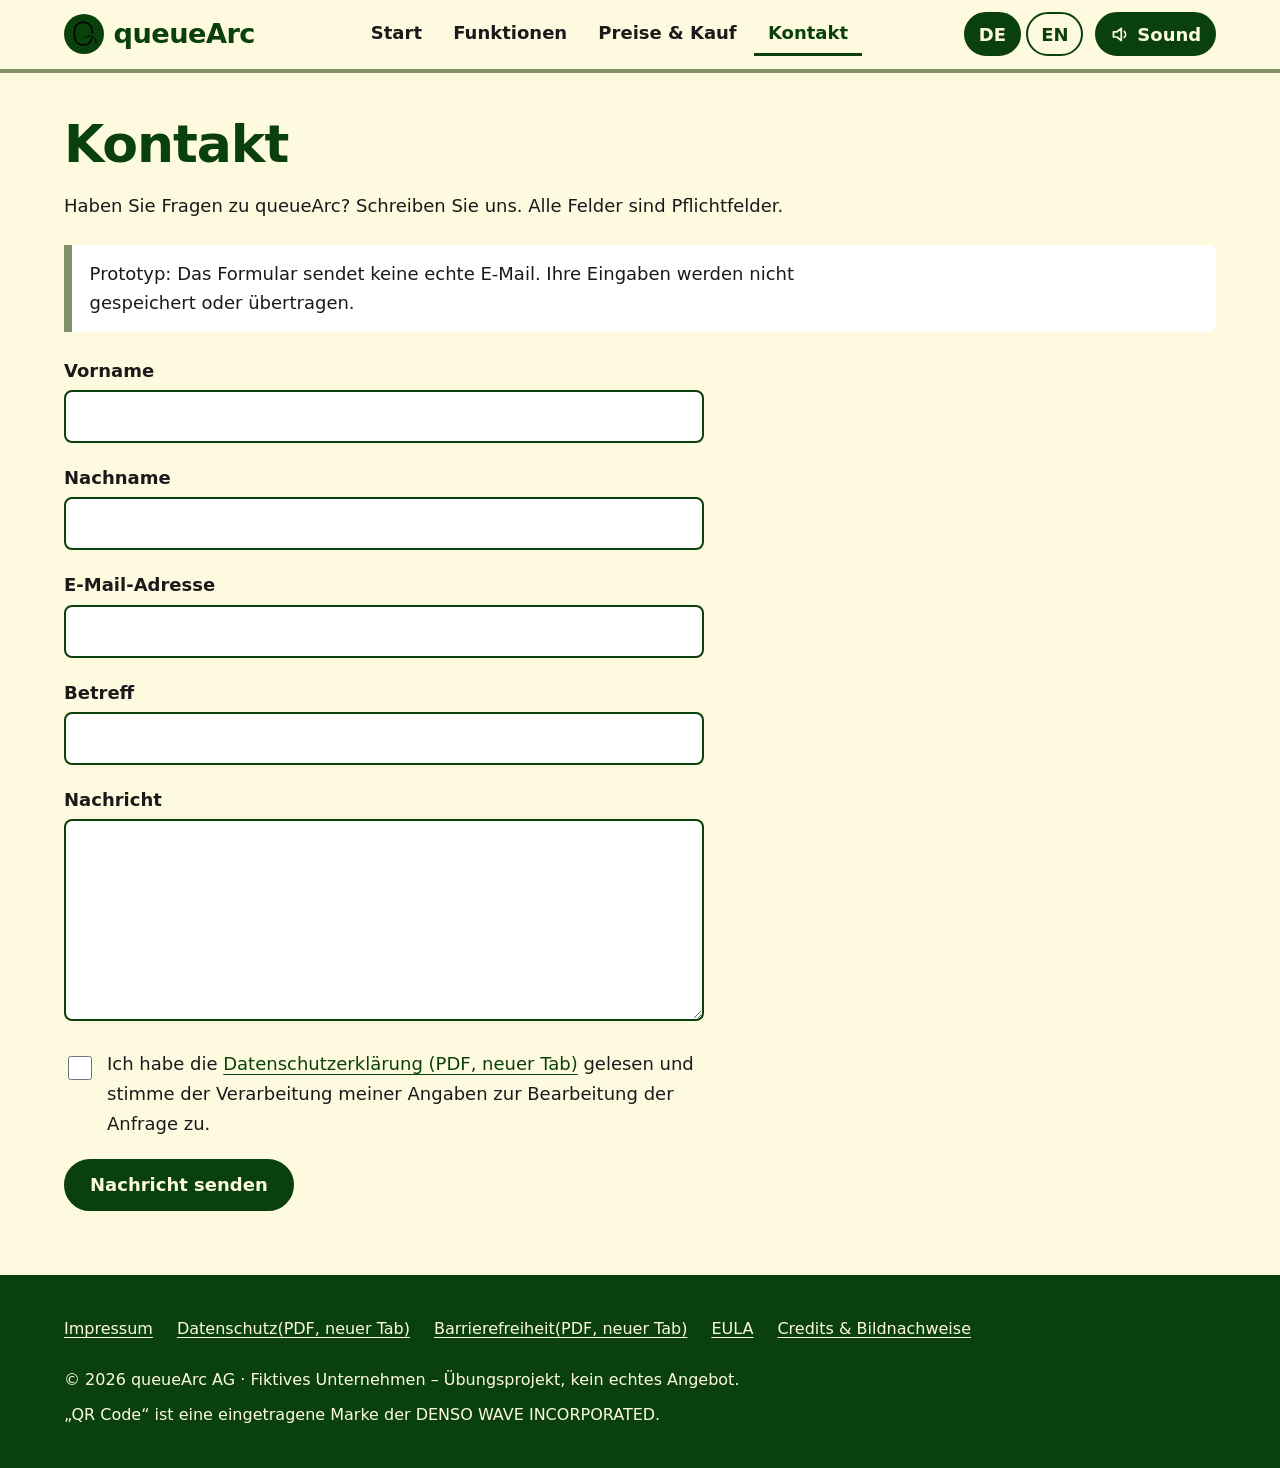
<file: kontakt.html>
<!DOCTYPE html>
<html lang="de">
<head>
  <meta charset="utf-8">
  <meta name="viewport" content="width=device-width, initial-scale=1">
  <title data-de="Kontakt – queueArc" data-en="Contact – queueArc">Kontakt – queueArc</title>
  <meta name="description" content="Kontaktieren Sie die queueArc AG – Formular (Prototyp, ohne echten E-Mail-Versand)." data-de="Kontaktieren Sie die queueArc AG – Formular (Prototyp, ohne echten E-Mail-Versand)." data-en="Contact queueArc AG – form (prototype, no real email sending)." data-attr="content">
  <link rel="icon" type="image/svg+xml" href="assets/img/favicon.svg">
  <link rel="stylesheet" href="css/style.css">
  <script src="js/main.js" defer></script>
</head>
<body>
  <a class="skip-link" href="#main"><span class="de">Zum Inhalt springen</span><span class="en">Skip to content</span></a>
  <header class="site-header">
    <div class="container header-inner">
      <a class="brand" href="index.html" data-logo data-de="queueArc – Startseite" data-en="queueArc – Home page" data-attr="aria-label" aria-label="queueArc – Startseite">
        <img src="assets/img/logo-platzhalter.svg" alt="" width="40" height="40">
        <span class="wordmark">queueArc</span>
      </a>
      <nav class="main-nav" data-de="Hauptnavigation" data-en="Main navigation" data-attr="aria-label" aria-label="Hauptnavigation">
        <ul>
        <li><a href="index.html"><span class="de">Start</span><span class="en">Home</span></a></li>
        <li><a href="funktionen.html"><span class="de">Funktionen</span><span class="en">Features</span></a></li>
        <li><a href="preise.html"><span class="de">Preise &amp; Kauf</span><span class="en">Pricing &amp; Purchase</span></a></li>
        <li><a href="kontakt.html" aria-current="page"><span class="de">Kontakt</span><span class="en">Contact</span></a></li>
        </ul>
      </nav>
      <div class="tools">
        <div class="lang-switch" role="group" data-de="Sprache wählen" data-en="Choose language" data-attr="aria-label" aria-label="Sprache wählen">
          <button type="button" data-lang="de" lang="de" aria-pressed="true" aria-label="Deutsch">DE</button>
          <button type="button" data-lang="en" lang="en" aria-pressed="false" aria-label="English">EN</button>
        </div>
        <button type="button" class="sound-toggle" id="sound-toggle" aria-pressed="true">
          <svg viewBox="0 0 24 24" aria-hidden="true" focusable="false"><path d="M4 9v6h4l5 4V5L8 9H4z"/><path class="icon-on" d="M16.5 8.5a5 5 0 0 1 0 7"/><path class="icon-off" d="M17 9l5 6M22 9l-5 6"/></svg>
          <span class="de">Sound</span><span class="en">Sound</span>
        </button>
      </div>
    </div>
  </header>

  <main id="main" tabindex="-1">
    <div class="container">
      <h1><span class="de">Kontakt</span><span class="en">Contact</span></h1>
      <p class="de">Haben Sie Fragen zu queueArc? Schreiben Sie uns. Alle Felder sind Pflichtfelder.</p>
<p class="en">Do you have questions about queueArc? Write to us. All fields are required.</p>
      <div class="notice"><p class="de">Prototyp: Das Formular sendet keine echte E-Mail. Ihre Eingaben werden nicht gespeichert oder übertragen.</p>
<p class="en">Prototype: the form does not send a real email. Your input is neither stored nor transmitted.</p></div>
      <div id="form-errors" class="error-summary" tabindex="-1" role="alert" hidden>
        <h2><span class="de">Bitte korrigieren Sie folgende Angaben:</span><span class="en">Please correct the following:</span></h2>
        <ul></ul>
      </div>
      <div id="form-success" class="success" tabindex="-1" role="status" hidden>
        <h2><span class="de">Nachricht erfasst</span><span class="en">Message recorded</span></h2>
        <p class="de">Vielen Dank! (Prototyp: Es wurde keine E-Mail versendet.)</p>
<p class="en">Thank you! (Prototype: no email was sent.)</p>
      </div>
      <form id="contact-form" novalidate>
          <div class="field">
            <label for="firstname"><span class="de">Vorname</span><span class="en">First name</span></label>
            <input type="text" id="firstname" name="firstname" required aria-required="true" aria-describedby="firstname-error" autocomplete="given-name">
            <p class="field-error" id="firstname-error" hidden></p>
          </div>
          <div class="field">
            <label for="lastname"><span class="de">Nachname</span><span class="en">Last name</span></label>
            <input type="text" id="lastname" name="lastname" required aria-required="true" aria-describedby="lastname-error" autocomplete="family-name">
            <p class="field-error" id="lastname-error" hidden></p>
          </div>
          <div class="field">
            <label for="email"><span class="de">E-Mail-Adresse</span><span class="en">Email address</span></label>
            <input type="email" id="email" name="email" required aria-required="true" aria-describedby="email-error" autocomplete="email">
            <p class="field-error" id="email-error" hidden></p>
          </div>
          <div class="field">
            <label for="subject"><span class="de">Betreff</span><span class="en">Subject</span></label>
            <input type="text" id="subject" name="subject" required aria-required="true" aria-describedby="subject-error">
            <p class="field-error" id="subject-error" hidden></p>
          </div>
          <div class="field">
            <label for="message"><span class="de">Nachricht</span><span class="en">Message</span></label>
            <textarea id="message" name="message" rows="6" required aria-required="true" aria-describedby="message-error"></textarea>
            <p class="field-error" id="message-error" hidden></p>
          </div>
        <div class="field">
          <div class="option consent">
            <input type="checkbox" id="consent" name="consent" required aria-required="true" aria-describedby="consent-error">
            <label for="consent"><span class="de">Ich habe die <a href="documents/datenschutz-de.pdf" target="_blank" rel="noopener">Datenschutzerklärung (PDF, neuer Tab)</a> gelesen und stimme der Verarbeitung meiner Angaben zur Bearbeitung der Anfrage zu.</span><span class="en">I have read the <a href="documents/datenschutz-en.pdf" target="_blank" rel="noopener">privacy policy (PDF, new tab)</a> and agree to the processing of my data to handle my request.</span></label>
          </div>
          <p class="field-error" id="consent-error" hidden></p>
        </div>
        <button type="submit" class="btn"><span class="de">Nachricht senden</span><span class="en">Send message</span></button>
      </form>
    </div>
  </main>

  <footer class="site-footer">
    <div class="container">
      <nav data-de="Rechtliches und Service" data-en="Legal and service" data-attr="aria-label" aria-label="Rechtliches und Service">
        <ul class="footer-links">
      <li><a href="impressum.html"><span class="de">Impressum</span><span class="en">Legal notice</span></a></li>
      <li><a href="documents/datenschutz-de.pdf" target="_blank" rel="noopener" data-de="documents/datenschutz-de.pdf" data-en="documents/datenschutz-en.pdf" data-attr="href"><span class="de">Datenschutz</span><span class="en">Privacy policy</span> <span class="de">(PDF, neuer Tab)</span><span class="en">(PDF, new tab)</span></a></li>
      <li><a href="documents/barrierefreiheit-de.pdf" target="_blank" rel="noopener" data-de="documents/barrierefreiheit-de.pdf" data-en="documents/barrierefreiheit-en.pdf" data-attr="href"><span class="de">Barrierefreiheit</span><span class="en">Accessibility</span> <span class="de">(PDF, neuer Tab)</span><span class="en">(PDF, new tab)</span></a></li>
      <li><a href="eula.html"><span class="de">EULA</span><span class="en">EULA</span></a></li>
      <li><a href="credits.html"><span class="de">Credits &amp; Bildnachweise</span><span class="en">Credits &amp; image sources</span></a></li>
        </ul>
      </nav>
      <p>&copy; 2026 queueArc AG &middot; <span class="de">Fiktives Unternehmen &ndash; Übungsprojekt, kein echtes Angebot.</span><span class="en">Fictional company &ndash; practice project, not a real offer.</span></p>
      <p><span class="de">„QR Code“ ist eine eingetragene Marke der DENSO WAVE INCORPORATED.</span><span class="en">“QR Code” is a registered trademark of DENSO WAVE INCORPORATED.</span></p>
    </div>
  </footer>
</body>
</html>
</file>
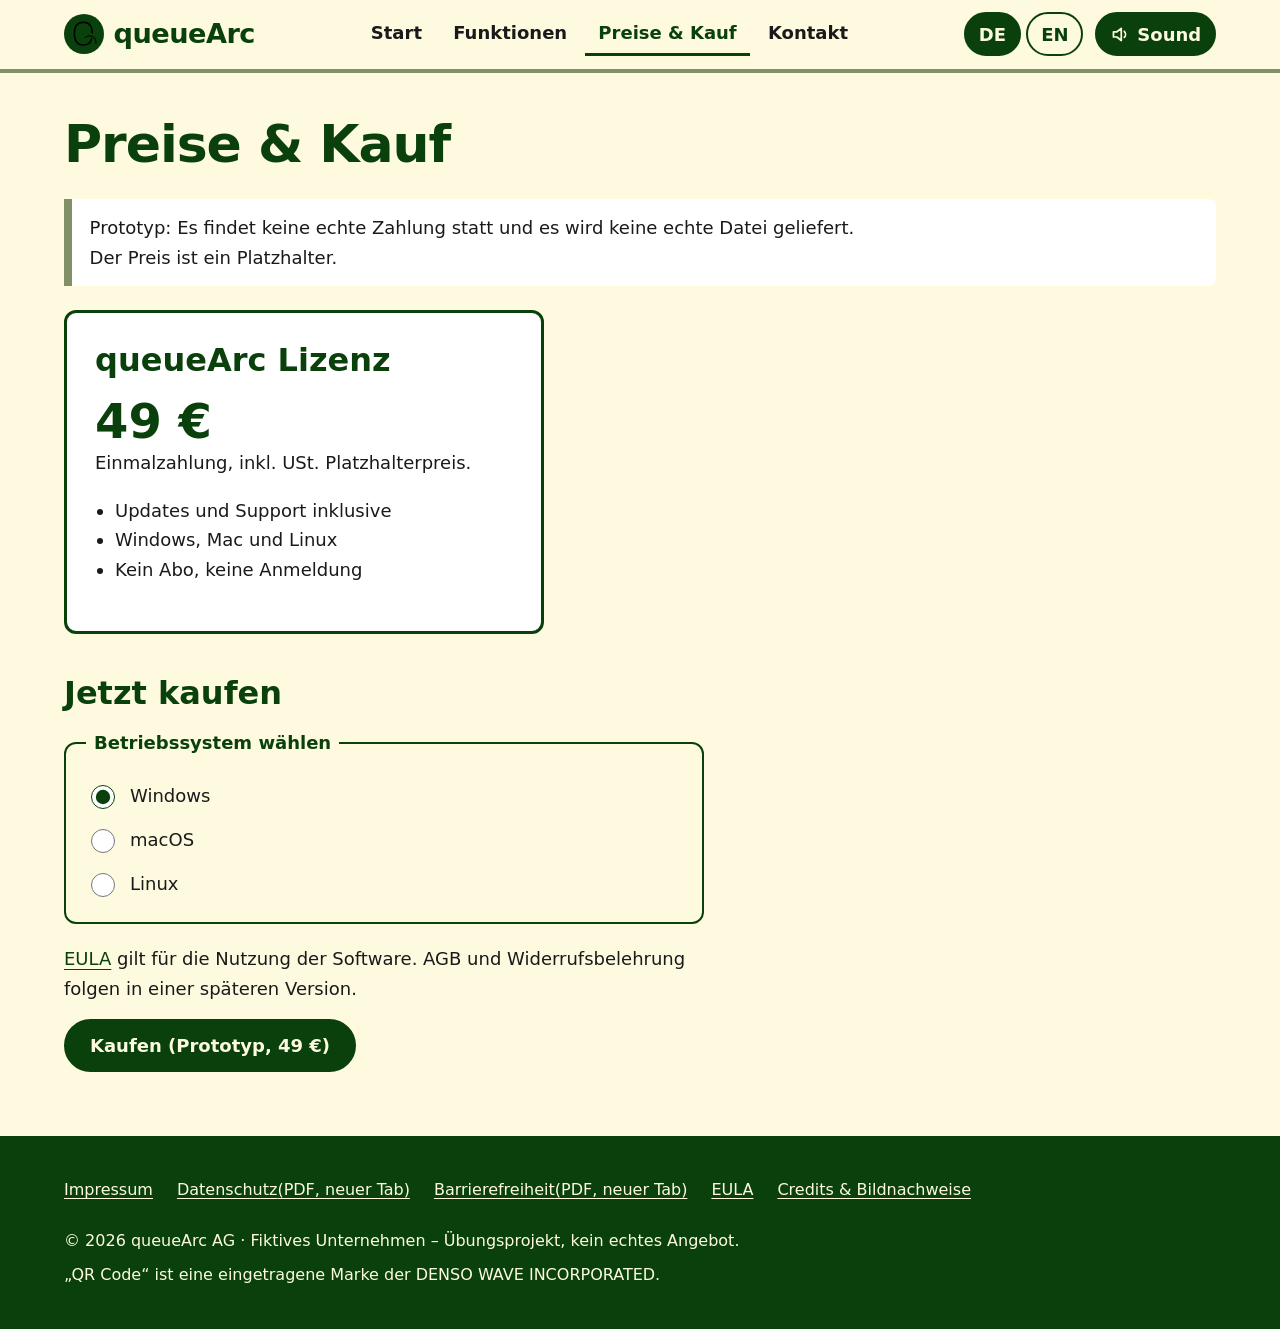
<file: preise.html>
<!DOCTYPE html>
<html lang="de">
<head>
  <meta charset="utf-8">
  <meta name="viewport" content="width=device-width, initial-scale=1">
  <title data-de="Preise & Kauf – queueArc" data-en="Pricing & Purchase – queueArc">Preise & Kauf – queueArc</title>
  <meta name="description" content="queueArc kaufen: Einmalzahlung für Windows, Mac und Linux – Updates und Support inklusive (Prototyp)." data-de="queueArc kaufen: Einmalzahlung für Windows, Mac und Linux – Updates und Support inklusive (Prototyp)." data-en="Buy queueArc: one-time payment for Windows, Mac and Linux – updates and support included (prototype)." data-attr="content">
  <link rel="icon" type="image/svg+xml" href="assets/img/favicon.svg">
  <link rel="stylesheet" href="css/style.css">
  <script src="js/main.js" defer></script>
</head>
<body>
  <a class="skip-link" href="#main"><span class="de">Zum Inhalt springen</span><span class="en">Skip to content</span></a>
  <header class="site-header">
    <div class="container header-inner">
      <a class="brand" href="index.html" data-logo data-de="queueArc – Startseite" data-en="queueArc – Home page" data-attr="aria-label" aria-label="queueArc – Startseite">
        <img src="assets/img/logo-platzhalter.svg" alt="" width="40" height="40">
        <span class="wordmark">queueArc</span>
      </a>
      <nav class="main-nav" data-de="Hauptnavigation" data-en="Main navigation" data-attr="aria-label" aria-label="Hauptnavigation">
        <ul>
        <li><a href="index.html"><span class="de">Start</span><span class="en">Home</span></a></li>
        <li><a href="funktionen.html"><span class="de">Funktionen</span><span class="en">Features</span></a></li>
        <li><a href="preise.html" aria-current="page"><span class="de">Preise &amp; Kauf</span><span class="en">Pricing &amp; Purchase</span></a></li>
        <li><a href="kontakt.html"><span class="de">Kontakt</span><span class="en">Contact</span></a></li>
        </ul>
      </nav>
      <div class="tools">
        <div class="lang-switch" role="group" data-de="Sprache wählen" data-en="Choose language" data-attr="aria-label" aria-label="Sprache wählen">
          <button type="button" data-lang="de" lang="de" aria-pressed="true" aria-label="Deutsch">DE</button>
          <button type="button" data-lang="en" lang="en" aria-pressed="false" aria-label="English">EN</button>
        </div>
        <button type="button" class="sound-toggle" id="sound-toggle" aria-pressed="true">
          <svg viewBox="0 0 24 24" aria-hidden="true" focusable="false"><path d="M4 9v6h4l5 4V5L8 9H4z"/><path class="icon-on" d="M16.5 8.5a5 5 0 0 1 0 7"/><path class="icon-off" d="M17 9l5 6M22 9l-5 6"/></svg>
          <span class="de">Sound</span><span class="en">Sound</span>
        </button>
      </div>
    </div>
  </header>

  <main id="main" tabindex="-1">
    <div class="container">
      <h1><span class="de">Preise &amp; Kauf</span><span class="en">Pricing &amp; Purchase</span></h1>
      <div class="notice"><p class="de">Prototyp: Es findet keine echte Zahlung statt und es wird keine echte Datei geliefert. Der Preis ist ein Platzhalter.</p>
<p class="en">Prototype: no real payment takes place and no real file is delivered. The price is a placeholder.</p></div>
      <section class="price-card" aria-labelledby="h-lic">
        <h2 id="h-lic" style="margin-top:0">queueArc <span class="de">Lizenz</span><span class="en">License</span></h2>
        <p class="price">49 &euro;</p>
        <p class="de">Einmalzahlung, inkl. USt. Platzhalterpreis.</p>
<p class="en">One-time payment, VAT included. Placeholder price.</p>
        <ul>
          <li class="de">Updates und Support inklusive</li><li class="en">Updates and support included</li>
          <li class="de">Windows, Mac und Linux</li><li class="en">Windows, Mac and Linux</li>
          <li class="de">Kein Abo, keine Anmeldung</li><li class="en">No subscription, no sign-up</li>
        </ul>
      </section>

      <section aria-labelledby="h-buy">
        <h2 id="h-buy"><span class="de">Jetzt kaufen</span><span class="en">Buy now</span></h2>
        <form id="buy-form" novalidate>
          <fieldset>
            <legend><span class="de">Betriebssystem wählen</span><span class="en">Choose operating system</span></legend>
            <div class="option"><input type="radio" id="os-win" name="os" value="windows" checked><label for="os-win">Windows</label></div>
            <div class="option"><input type="radio" id="os-mac" name="os" value="mac"><label for="os-mac">macOS</label></div>
            <div class="option"><input type="radio" id="os-lin" name="os" value="linux"><label for="os-lin">Linux</label></div>
          </fieldset>
          <p class="de"><a href="eula.html">EULA</a> gilt für die Nutzung der Software. AGB und Widerrufsbelehrung folgen in einer späteren Version.</p>
          <p class="en">The <a href="eula.html">EULA</a> applies to the use of the software. Terms and conditions and the right of withdrawal will follow in a later version.</p>
          <button type="submit" class="btn"><span class="de">Kaufen (Prototyp, 49 €)</span><span class="en">Buy (prototype, €49)</span></button>
        </form>
        <div id="purchase-success" class="success" tabindex="-1" role="status" hidden>
          <h2><span class="de">Vielen Dank für Ihren (Test-)Kauf!</span><span class="en">Thank you for your (test) purchase!</span></h2>
          <p class="de">Ihre Datei für <strong id="dl-os"></strong> wäre jetzt bereit: <code id="dl-file"></code>. In diesem Prototyp gibt es keinen echten Download.</p>
          <p class="en">Your file for the selected system would now be ready. In this prototype there is no real download.</p>
        </div>
      </section>
    </div>
  </main>

  <footer class="site-footer">
    <div class="container">
      <nav data-de="Rechtliches und Service" data-en="Legal and service" data-attr="aria-label" aria-label="Rechtliches und Service">
        <ul class="footer-links">
      <li><a href="impressum.html"><span class="de">Impressum</span><span class="en">Legal notice</span></a></li>
      <li><a href="documents/datenschutz-de.pdf" target="_blank" rel="noopener" data-de="documents/datenschutz-de.pdf" data-en="documents/datenschutz-en.pdf" data-attr="href"><span class="de">Datenschutz</span><span class="en">Privacy policy</span> <span class="de">(PDF, neuer Tab)</span><span class="en">(PDF, new tab)</span></a></li>
      <li><a href="documents/barrierefreiheit-de.pdf" target="_blank" rel="noopener" data-de="documents/barrierefreiheit-de.pdf" data-en="documents/barrierefreiheit-en.pdf" data-attr="href"><span class="de">Barrierefreiheit</span><span class="en">Accessibility</span> <span class="de">(PDF, neuer Tab)</span><span class="en">(PDF, new tab)</span></a></li>
      <li><a href="eula.html"><span class="de">EULA</span><span class="en">EULA</span></a></li>
      <li><a href="credits.html"><span class="de">Credits &amp; Bildnachweise</span><span class="en">Credits &amp; image sources</span></a></li>
        </ul>
      </nav>
      <p>&copy; 2026 queueArc AG &middot; <span class="de">Fiktives Unternehmen &ndash; Übungsprojekt, kein echtes Angebot.</span><span class="en">Fictional company &ndash; practice project, not a real offer.</span></p>
      <p><span class="de">„QR Code“ ist eine eingetragene Marke der DENSO WAVE INCORPORATED.</span><span class="en">“QR Code” is a registered trademark of DENSO WAVE INCORPORATED.</span></p>
    </div>
  </footer>
</body>
</html>
</file>
<file: css/style.css>
/* queueArc – Prototyp
   Farbschema: Hintergrund #FEFAE0, Primär #0A400C, Sekundär #819067, Alternativ #B1AB86
   Textfarbe: dunkel (#1A1A1A). Sekundär- und Alternativfarbe werden nur dekorativ
   bzw. als Hintergrund für dunklen Text verwendet (Kontrast >= 4,5:1). */

:root {
  --bg: #FEFAE0;
  --primary: #0A400C;
  --primary-dark: #072D09;
  --secondary: #819067;
  --alt: #B1AB86;
  --text: #1A1A1A;
  --on-primary: #FEFAE0;
  --error: #8A1010;
  --radius: 12px;
  --max: 72rem;
}

*, *::before, *::after { box-sizing: border-box; }

html { font-size: 100%; scroll-behavior: smooth; }

body {
  margin: 0;
  background: var(--bg);
  color: var(--text);
  font-family: system-ui, -apple-system, "Segoe UI", Roboto, "Helvetica Neue", Arial, sans-serif;
  font-size: 1.125rem;
  line-height: 1.65;
}

/* Sprachumschaltung: sichtbar ist nur die Sprache des <html lang> */
html[lang="de"] .en,
html[lang="en"] .de { display: none !important; }

[hidden] { display: none !important; }

.sr-only {
  position: absolute;
  width: 1px; height: 1px;
  padding: 0; margin: -1px;
  overflow: hidden;
  clip: rect(0, 0, 0, 0);
  white-space: nowrap;
  border: 0;
}

.container { width: min(100% - 2rem, var(--max)); margin-inline: auto; }

/* Links, Fokus */
a {
  color: var(--primary);
  text-decoration: underline;
  text-underline-offset: 0.2em;
  text-decoration-thickness: 0.08em;
}
a:hover { text-decoration-thickness: 0.18em; }

:focus-visible {
  outline: 3px solid var(--primary);
  outline-offset: 3px;
  border-radius: 4px;
}

.skip-link {
  position: absolute;
  left: 1rem; top: -5rem;
  z-index: 100;
  padding: 0.75rem 1.25rem;
  background: var(--primary);
  color: var(--on-primary);
  border-radius: 8px;
  font-weight: 700;
}
.skip-link:focus { top: 1rem; outline-color: var(--text); }

/* Header */
.site-header {
  background: var(--bg);
  border-bottom: 4px solid var(--secondary);
}
.header-inner {
  display: flex;
  flex-wrap: wrap;
  align-items: center;
  justify-content: space-between;
  gap: 0.5rem 1.5rem;
  padding-block: 0.75rem;
}
.brand {
  display: inline-flex;
  align-items: center;
  gap: 0.6rem;
  min-height: 44px;
  color: var(--primary);
  text-decoration: none;
}
.brand img { display: block; width: 40px; height: 40px; }
.wordmark { font-size: 1.7rem; font-weight: 800; letter-spacing: -0.02em; }

.main-nav ul { display: flex; flex-wrap: wrap; gap: 0.25rem; margin: 0; padding: 0; list-style: none; }
.main-nav a {
  display: inline-flex;
  align-items: center;
  min-height: 44px;
  padding: 0 0.85rem;
  color: var(--text);
  font-weight: 600;
  text-decoration: none;
  border-bottom: 3px solid transparent;
}
.main-nav a:hover { border-bottom-color: var(--secondary); }
.main-nav a[aria-current="page"] { color: var(--primary); font-weight: 800; border-bottom-color: var(--primary); }

.tools { display: flex; align-items: center; flex-wrap: wrap; gap: 0.75rem; }
.lang-switch { display: inline-flex; gap: 0.35rem; }
.lang-switch button,
.sound-toggle {
  min-width: 44px;
  min-height: 44px;
  padding: 0 0.8rem;
  font: inherit;
  font-weight: 700;
  color: var(--primary);
  background: transparent;
  border: 2px solid var(--primary);
  border-radius: 999px;
  cursor: pointer;
}
.lang-switch button[aria-pressed="true"],
.sound-toggle[aria-pressed="true"] { background: var(--primary); color: var(--on-primary); }
.lang-switch button:hover,
.sound-toggle:hover { background: var(--alt); color: var(--text); }
.lang-switch button[aria-pressed="true"]:hover,
.sound-toggle[aria-pressed="true"]:hover { background: var(--primary-dark); color: var(--on-primary); }

.sound-toggle { display: inline-flex; align-items: center; gap: 0.4rem; }
.sound-toggle svg {
  width: 1.3rem; height: 1.3rem;
  fill: none; stroke: currentColor; stroke-width: 2;
  stroke-linecap: round; stroke-linejoin: round;
}
.sound-toggle[aria-pressed="true"] .icon-off,
.sound-toggle[aria-pressed="false"] .icon-on { display: none; }

/* Inhalt */
main { padding-block: 2.5rem 4rem; }
main:focus { outline: none; }

h1, h2, h3 { color: var(--primary); line-height: 1.2; margin: 0 0 1rem; }
h1 { font-size: clamp(2rem, 5vw, 3.25rem); letter-spacing: -0.02em; }
h2 { font-size: clamp(1.5rem, 3.5vw, 2rem); margin-top: 2.5rem; }
h3 { font-size: 1.3rem; }
p, li, dd { max-width: 70ch; }
p { margin: 0 0 1rem; }
.lead { font-size: 1.3rem; }

.hero { display: grid; gap: 2rem; align-items: center; }
@media (min-width: 48rem) { .hero { grid-template-columns: 1.1fr 0.9fr; } }
.hero .actions { display: flex; flex-wrap: wrap; gap: 0.75rem; margin-top: 1.5rem; }

figure { margin: 0; }
figure img { display: block; width: 100%; height: auto; border-radius: var(--radius); }
figcaption { margin-top: 0.5rem; font-size: 0.95rem; }

.btn {
  display: inline-flex;
  align-items: center;
  justify-content: center;
  min-height: 48px;
  padding: 0.6rem 1.5rem;
  font: inherit;
  font-weight: 700;
  color: var(--on-primary);
  background: var(--primary);
  border: 2px solid var(--primary);
  border-radius: 999px;
  text-decoration: none;
  cursor: pointer;
}
.btn:hover { background: var(--primary-dark); text-decoration: underline; }
.btn-outline { color: var(--primary); background: transparent; }
.btn-outline:hover { background: var(--alt); color: var(--text); }

.cards { display: grid; gap: 1.25rem; grid-template-columns: repeat(auto-fit, minmax(16rem, 1fr)); margin: 1.5rem 0 0; padding: 0; list-style: none; }
.card { height: 100%; padding: 1.5rem; background: #FFFFFF; border: 2px solid var(--alt); border-radius: var(--radius); }
.card img { display: block; width: 48px; height: 48px; margin-bottom: 0.75rem; }
.card p { margin-bottom: 0; }

.band { margin-top: 3rem; padding: 2.5rem 0; background: var(--secondary); color: var(--text); }
.band h2 { margin-top: 0; color: var(--text); }

.notice {
  margin: 1.5rem 0;
  padding: 0.85rem 1.1rem;
  background: #FFFFFF;
  border-left: 8px solid var(--secondary);
  border-radius: 0 8px 8px 0;
}
.notice p { margin: 0; }

.ph { padding: 0 0.3em; background: #FFF3B0; color: var(--text); border-radius: 4px; }

.steps { padding-left: 1.5rem; }
.steps li { margin-bottom: 0.5rem; }

/* Preise */
.price-card { max-width: 30rem; padding: 1.75rem; background: #FFFFFF; border: 3px solid var(--primary); border-radius: var(--radius); }
.price { margin: 0; font-size: 3rem; font-weight: 800; line-height: 1.1; color: var(--primary); }
.price-card ul { padding-left: 1.25rem; }

/* Formulare */
form { max-width: 40rem; }
fieldset { margin: 0 0 1.25rem; padding: 1rem 1.25rem; border: 2px solid var(--primary); border-radius: var(--radius); }
legend { padding: 0 0.5rem; font-weight: 700; color: var(--primary); }
.field { margin-bottom: 1.25rem; }
label { display: block; margin-bottom: 0.3rem; font-weight: 700; }
.hint { display: block; font-weight: 400; font-size: 0.95rem; }
input[type="text"], input[type="email"], textarea {
  width: 100%;
  min-height: 48px;
  padding: 0.6rem 0.8rem;
  font: inherit;
  color: var(--text);
  background: #FFFFFF;
  border: 2px solid var(--primary);
  border-radius: 8px;
}
textarea { min-height: 9rem; resize: vertical; }
input[aria-invalid="true"], textarea[aria-invalid="true"] { border: 4px solid var(--error); }
.field-error { margin: 0.3rem 0 0; font-weight: 700; color: var(--error); }
.option { display: flex; align-items: center; gap: 0.75rem; min-height: 44px; }
.option label { margin: 0; font-weight: 400; }
.option input { flex: none; width: 1.5rem; height: 1.5rem; accent-color: var(--primary); }
.option.consent { align-items: flex-start; }
.option.consent input { margin-top: 0.4rem; }

.error-summary, .success {
  margin-bottom: 1.5rem;
  padding: 1rem 1.25rem;
  background: #FFFFFF;
  border: 3px solid var(--primary);
  border-radius: var(--radius);
}
.error-summary { border-color: var(--error); }
.error-summary h2, .success h2 { margin: 0 0 0.5rem; font-size: 1.3rem; }
.error-summary h2 { color: var(--error); }
.error-summary ul { margin: 0; padding-left: 1.25rem; }
.error-summary a { color: var(--error); }
.success p:last-child { margin-bottom: 0; }
.error-summary:focus, .success:focus { outline: 3px solid var(--text); outline-offset: 3px; }

/* Tabellen, Definitionslisten */
.table-wrap { overflow-x: auto; margin: 1rem 0 2rem; }
table { width: 100%; min-width: 46rem; border-collapse: collapse; background: #FFFFFF; font-size: 1rem; line-height: 1.45; }
caption { padding: 0.5rem 0; text-align: left; font-weight: 700; }
th, td { padding: 0.7rem 0.8rem; text-align: left; vertical-align: top; border-bottom: 1px solid var(--alt); }
thead th { color: var(--on-primary); background: var(--primary); }
tbody th { font-weight: 700; }
code { padding: 0.1em 0.35em; background: rgba(177, 171, 134, 0.35); border-radius: 4px; font-size: 0.95em; overflow-wrap: anywhere; }

dl.facts { display: grid; gap: 0.25rem 1.5rem; margin: 1.5rem 0; }
@media (min-width: 40rem) { dl.facts { grid-template-columns: 15rem 1fr; } }
dl.facts dt { font-weight: 700; color: var(--primary); }
dl.facts dd { margin: 0 0 0.75rem; }

.legal h2 { margin-top: 2rem; font-size: 1.4rem; }

/* Footer */
.site-footer { padding: 2rem 0; background: var(--primary); color: var(--on-primary); font-size: 1rem; }
.site-footer a { color: var(--on-primary); }
.site-footer :focus-visible { outline-color: var(--on-primary); }
.footer-links { display: flex; flex-wrap: wrap; gap: 0.25rem 1.5rem; margin: 0 0 1rem; padding: 0; list-style: none; }
.footer-links a { display: inline-flex; align-items: center; min-height: 44px; }
.site-footer p { margin: 0 0 0.5rem; max-width: none; }

@media (prefers-reduced-motion: reduce) {
  html { scroll-behavior: auto; }
  *, *::before, *::after { animation: none !important; transition: none !important; }
}
</file>
